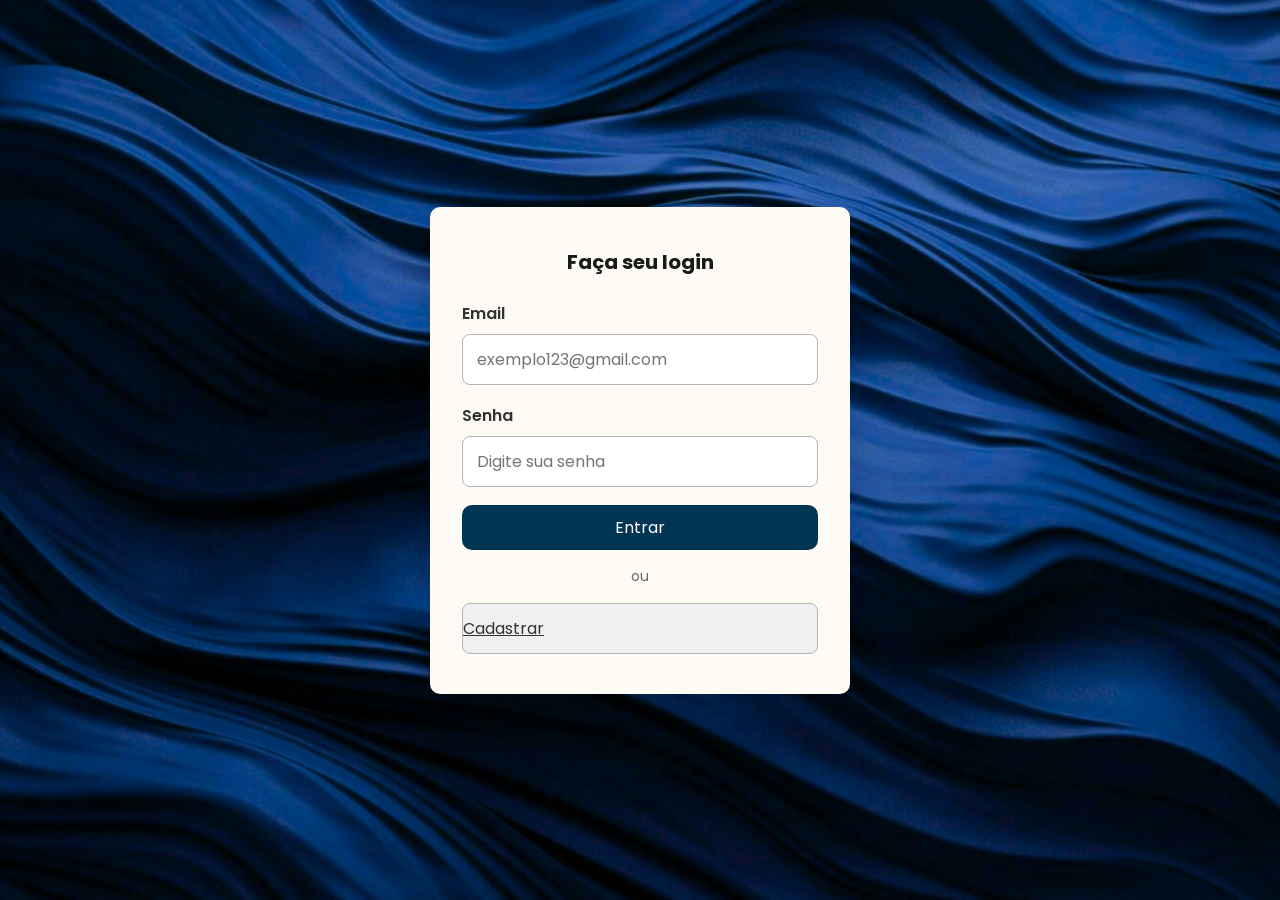
<file: FrontEnd/index.html>
<!DOCTYPE html>
<html lang="pt-br">

<head>
    <meta charset="UTF-8">
    <meta name="viewport" content="width=device-width, initial-scale=1.0">
    <title>Login</title>
    <link rel="stylesheet" href="style.css">
    <link rel="stylesheet" href="fonte.css">
</head>

<body>
    
    <main class="login-container">
        <form id="login-form">
            <h1>Faça seu login</h1>

            <div class="input-box">
                <label for="email">Email</label>
                <input id="email" name="email" type="email" placeholder="exemplo123@gmail.com" required>
            </div>

            <div class="input-box">
                <label for="password">Senha</label>
                <input id="password" name="password" type="password" placeholder="Digite sua senha" required>
            </div>

            <div class="actions-row">
                <button type="submit" class="btn btn-primary">Entrar</button>
            </div>
            <p class="ou">ou</p>
            <div class="actions-row">
                <a href="cadastro.html" class="btn btn-secondary">Cadastrar</a>
            </div>
        </form>

        
    </main>
    <script src="api.js"></script>
    <script src="script.js"></script>
</body>

</html>
</file>
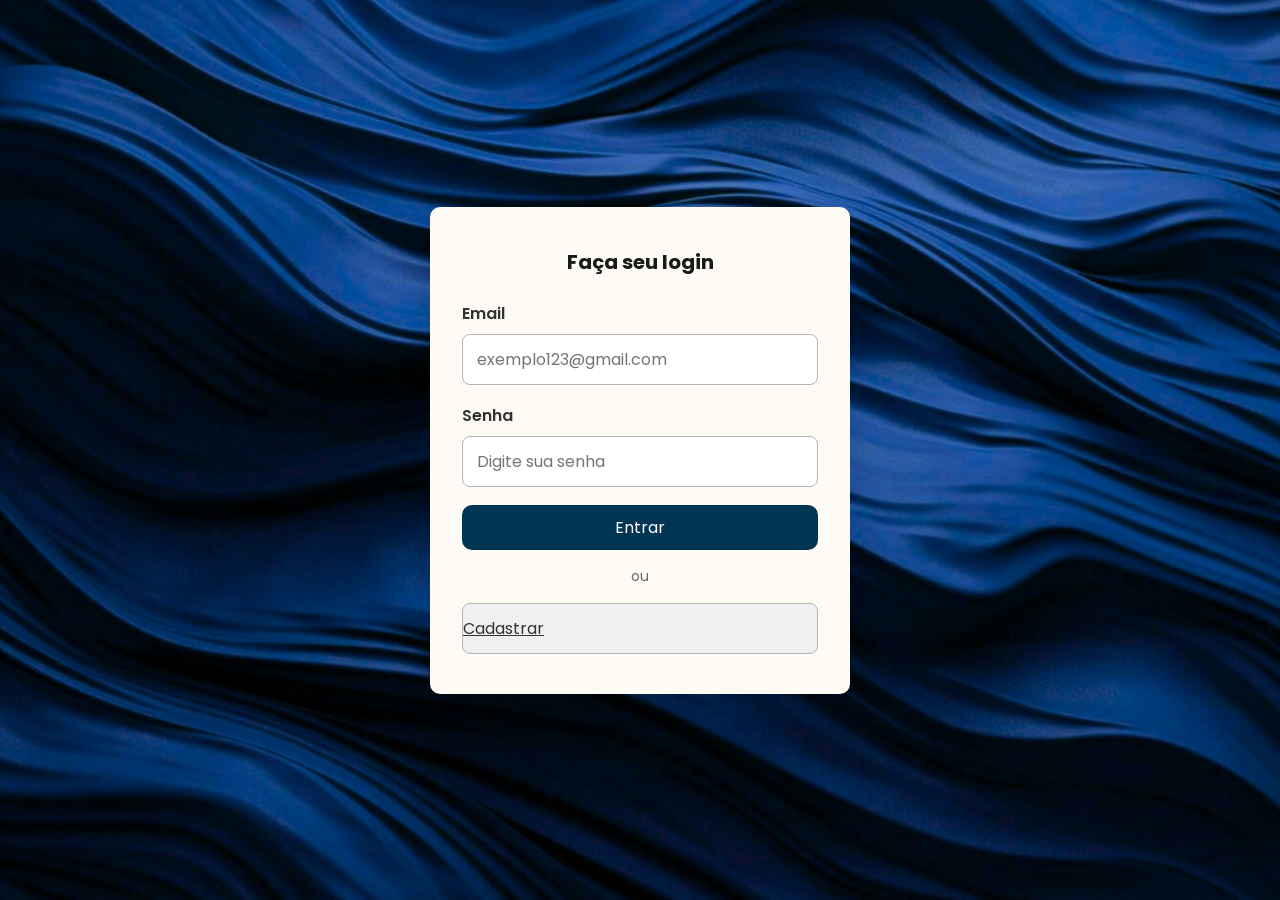
<file: FrontEnd/cadastrarProdutos.html>
<!DOCTYPE html>
<html lang="pt-BR">

<head>
    <meta charset="UTF-8">
    <meta name="viewport" content="width=device-width, initial-scale=1.0">
    <title>Cadastrar produto | Prazo Certo</title>
    <link rel="preconnect" href="https://fonts.googleapis.com">
    <link rel="preconnect" href="https://fonts.gstatic.com" crossorigin>
    <link
        href="https://fonts.googleapis.com/css2?family=DM+Sans:wght@400;500;600;700&family=Outfit:wght@600;700&display=swap"
        rel="stylesheet">
    <link rel="stylesheet" href="https://cdn.jsdelivr.net/npm/bootstrap-icons@1.13.1/font/bootstrap-icons.min.css">
    <link rel="stylesheet" href="cadastrarProdutos.css">
    <link rel="stylesheet" href="fonte.css">
    <link rel="stylesheet" href="navegacao.css">
</head>

<body>
    <aside class="sidebar">
        <h1>PrazoCerto</h1>
        <nav><a href="dashboard.html"><i class="bi bi-house-fill"></i>Dashboard</a><a href="calendario.html"><i
                    class="bi bi-calendar3"></i>Calendário</a><a class="ativo" href="estoque.html"><i
                    class="bi bi-box-seam"></i>Estoque</a><a href="PctPromocionais.html"><i
                    class="bi bi-boxes"></i>Pacotes promocionais</a><a href="config.html"><i
                    class="bi bi-gear"></i>Configurações</a></nav>
        <div class="usuario"><i class="bi bi-person-circle"></i><span>Usuário</span><i class="bi bi-chevron-down"></i></div>
    </aside>
    <main>
        <header class="topo">
            <div>
                <h1>Cadastrar produto</h1>
            </div>
        </header>
        <section class="conteudo" aria-labelledby="titulo-formulario">
            <div class="intro">
                <div>
                    <h2 id="titulo-formulario">Novo item no estoque</h2>
                    <p>Informe os dados do produto para adicioná-lo ao estoque.</p>
                </div>
            </div>
            <form id="formProduto" novalidate>
                <div class="formulario">
                    <div class="campos">
                        <div class="campo">
                            <label for="nomeProduto">Nome do produto <b>*</b></label>
                            <div class="input-com-icone"><input id="nomeProduto" name="nome" type="text"
                                    placeholder="Ex.: Iogurte natural" maxlength="80" required autocomplete="off"></div>
                            <small class="erro"></small>
                        </div>
                        <div class="campo">
                            <label for="codigoProduto">Código do produto <b>*</b></label>
                            <div class="input-com-icone"><input id="codigoProduto" type="text" maxlength="60" placeholder="Ex.: IOG-001" required></div>
                            <small class="erro"></small>
                        </div>
                        <div class="campo">
                            <label for="descricaoProduto">Descrição</label>
                            <div class="input-com-icone"><input id="descricaoProduto" type="text" maxlength="255" placeholder="Detalhes opcionais"></div>
                            <small class="erro"></small>
                        </div>
                        <div class="campo">
                            <label for="dataFabricacao">Data de fabricação <b>*</b></label>
                            <div class="input-com-icone"><input id="dataFabricacao" type="date" required></div>
                            <small class="erro"></small>
                        </div>
                        <div class="campo">
                            <label for="validadeProduto">Data de validade <b>*</b></label>
                            <div class="input-com-icone"><input id="validadeProduto" name="validade" type="date"
                                    required></div>
                            <small class="erro"></small>
                        </div>
                        <div class="campo">
                            <label for="valorProduto">Valor do produto <b>*</b></label>
                            <div class="input-com-icone"><input id="valorProduto" name="valor" type="number" min="0.01"
                                    step="0.01" placeholder="Ex.: 5,50" required></div>
                            <small class="erro"></small>
                        </div>
                        <div class="campo">
                            <label for="categoriaProduto">Categoria do produto <b>*</b></label>
                            <div class="input-com-icone"><select id="categoriaProduto" required><option value="">Carregando categorias...</option></select></div>
                            <small class="erro"></small>
                        </div>
                        <div class="campo">
                            <label for="quantidadeProduto">Quantidade do produto <b>*</b></label>
                            <div class="input-com-icone"><input id="quantidadeProduto" type="number" min="1" step="1" placeholder="Ex.: 10" required></div>
                            <small class="erro"></small>
                        </div>
                    </div>
                </div>
                <div class="acoes"><a class="btn-cancelar" href="estoque.html">Cancelar</a><button class="btn-salvar"
                        type="submit"> Cadastrar produto</button></div>
            </form>
        </section>
    </main>
    <div class="toast" id="toast" role="status" aria-live="polite"><i class="bi bi-check-circle-fill"></i><span>Produto
            cadastrado com sucesso!</span></div>
    <script src="api.js"></script>
    <script src="cadastrarProdutos.js"></script>
</body>

</html>
</file>
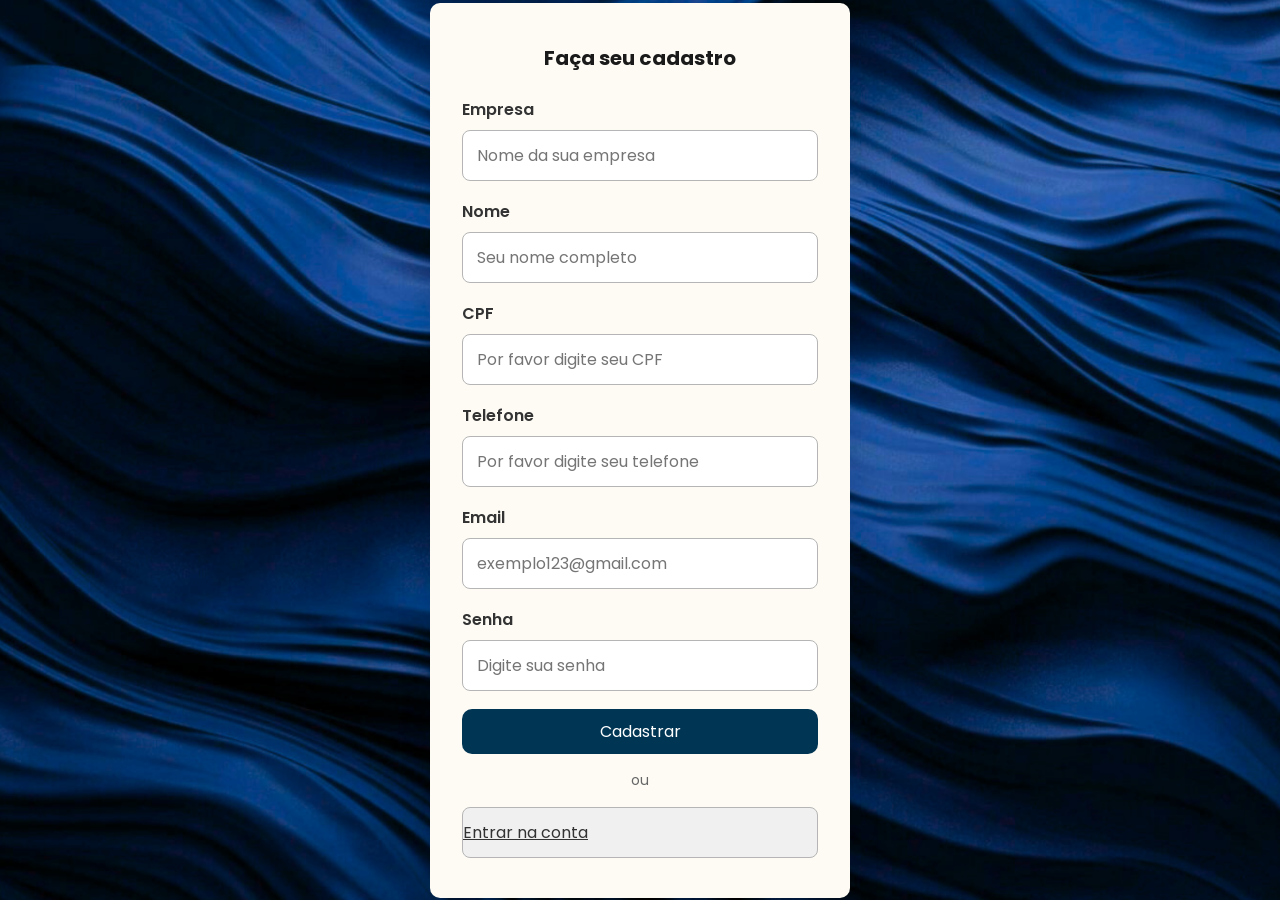
<file: FrontEnd/cadastro.html>
<!DOCTYPE html>
<html lang="pt-br">

<head>
    <meta charset="UTF-8">
    <meta name="viewport" content="width=device-width, initial-scale=1.0">
    <title>Cadastro</title>
    <link rel="stylesheet" href="cadastro.css">
    <link rel="stylesheet" href="fonte.css">
</head>

<body>

    <main class="cadastro-container">
        <form id="cadastro-container">
            <h1>Faça seu cadastro</h1>

            <div class="input-box">
                <label for="empresa">Empresa</label>
                <input id="empresa" name="empresa" type="text" placeholder="Nome da sua empresa" required>
            </div>

            <div class="input-box">
                <label for="nome">Nome</label>
                <input id="responsavel" name="nome" type="text" placeholder="Seu nome completo" required>
            </div>

            <div class="input-box">
                <label for="cpf">CPF</label>
                <input type="tel" placeholder="Por favor digite seu CPF" id="cpf"  oninput=mascara_cpf() maxlength="14">
            </div>

            <div class="input-box">
                <label for="telefone">Telefone</label>
                <input type="tel" placeholder="Por favor digite seu telefone" id="telefone"  oninput=mascara_telefone() maxlength="14">
            </div>

            <div class="input-box">
                <label for="email">Email</label>
                <input id="email" name="email" type="email" placeholder="exemplo123@gmail.com" required>
            </div>

            <div class="input-box">
                <label for="password">Senha</label>
                <input id="senha" name="password" type="password" placeholder="Digite sua senha" required>
            </div>


            <div class="actions-row">
                <button type="submit" class="btn btn-primary">Cadastrar</button>
            </div>
            <p class="ou">ou</p>
            <div class="actions-row">
                <a href="index.html" class="btn btn-secondary">Entrar na conta</a>
            </div>
        </form>
    </main>
    <script src="api.js"></script>
    <script src="cadastro.js"></script>
</body>

</html>
</file>
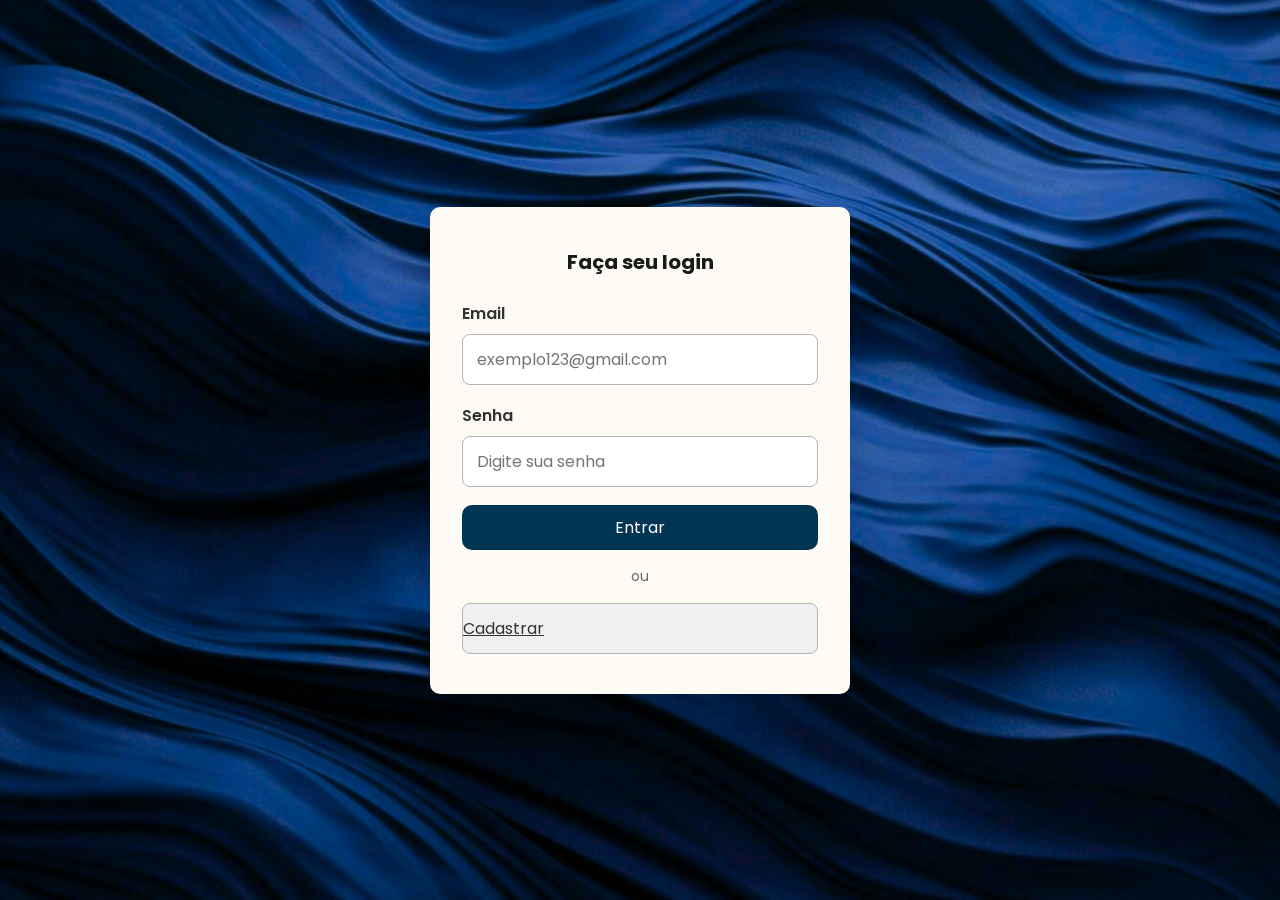
<file: FrontEnd/calendario.html>
<!doctype html>
<html lang="pt-BR">

<head>
    <meta charset="utf-8">
    <meta name="viewport" content="width=device-width,initial-scale=1">
    <title>Calendário | Prazo Certo</title>
    <link rel="preconnect" href="https://fonts.googleapis.com">
    <link rel="preconnect" href="https://fonts.gstatic.com" crossorigin>
    <link
        href="https://fonts.googleapis.com/css2?family=Manrope:wght@500;600;700&family=Poppins:wght@400;500;600&display=swap"
        rel="stylesheet">
    <link rel="stylesheet" href="https://cdn.jsdelivr.net/npm/bootstrap-icons@1.13.1/font/bootstrap-icons.min.css">
    <link rel="stylesheet" href="calendario.css">
    <link rel="stylesheet" href="fonte.css">
    <link rel="stylesheet" href="navegacao.css">
</head>

<body>
    <aside class="sidebar">
        <h1>PrazoCerto</h1>
        <nav><a href="dashboard.html"><i class="bi bi-house-fill"></i>Dashboard</a><a class="ativo"
                href="calendario.html"><i class="bi bi-calendar3"></i>Calendário</a><a href="estoque.html"><i
                    class="bi bi-box-seam"></i>Estoque</a><a href="PctPromocionais.html"><i
                    class="bi bi-boxes"></i>Pacotes promocionais</a><a href="config.html"><i
                    class="bi bi-gear"></i>Configurações</a></nav>
        <div class="usuario"><i class="bi bi-person-circle"></i><span>Usuário</span><i class="bi bi-chevron-down"></i></div>
    </aside>
    <main>
        <div class="mes"><button id="anterior" aria-label="Mês anterior"><i class="bi bi-chevron-left"></i></button>
            <h2 id="tituloMes"></h2><button id="proximo" aria-label="Próximo mês"><i
                    class="bi bi-chevron-right"></i></button>
        </div>
        <section class="calendario">
            <div class="semana">
                <span>DOM</span><span>SEG</span><span>TER</span><span>QUA</span><span>QUI</span><span>SEX</span><span>SÁB</span>
            </div>
            <div id="dias" class="dias"></div>
        </section>
    </main>
    <script src="api.js"></script>
    <script src="calendario.js"></script>
</body>

</html>
</file>
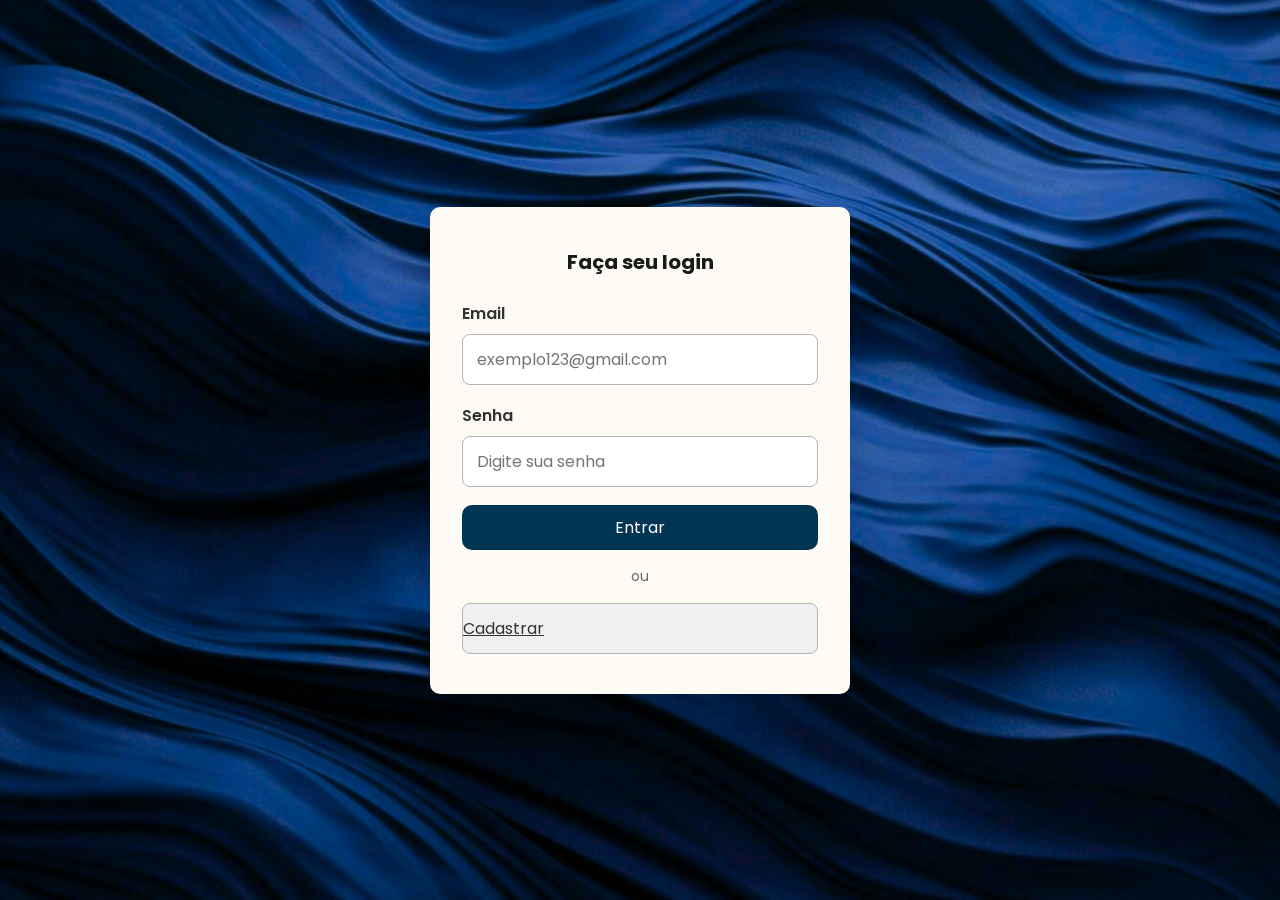
<file: FrontEnd/config.html>
<!DOCTYPE html>
<html lang="en">

<head>
    <meta charset="UTF-8">
    <meta name="viewport" content="width=device-width, initial-scale=1.0">
    <title>Pacotes Promocionais</title>
    <link rel="preconnect" href="https://fonts.googleapis.com">
    <link rel="preconnect" href="https://fonts.gstatic.com" crossorigin>
    <link href="https://fonts.googleapis.com/css2?family=Poppins:wght@400;500;600;700&display=swap" rel="stylesheet">
    <link rel="stylesheet" href="config.css">
    <link rel="stylesheet" href="https://cdn.jsdelivr.net/npm/bootstrap-icons@1.13.1/font/bootstrap-icons.min.css">
    <link rel="stylesheet" href="fonte.css">
    <link rel="stylesheet" href="navegacao.css">
</head>

<body>
    <aside class="sidebar">
        <h1>PrazoCerto</h1>
        <nav><a href="dashboard.html"><i class="bi bi-house-fill"></i>Dashboard</a><a href="calendario.html"><i
                    class="bi bi-calendar3"></i>Calendário</a><a href="estoque.html"><i
                    class="bi bi-box-seam"></i>Estoque</a><a href="PctPromocionais.html"><i
                    class="bi bi-boxes"></i>Pacotes promocionais</a><a class="ativo" href="config.html"><i
                    class="bi bi-gear"></i>Configurações</a></nav>
        <div class="usuario"><i class="bi bi-person-circle"></i><span>Usuário</span><i class="bi bi-chevron-down"></i></div>
    </aside>

    <main class="main">

        <section class="topo">

            <div>
                <h1>Configurações</h1>
                <p>Personalize o sistema de acordo com as necessidades da sua loja</p>
            </div>


        </section>

        <section class="configuracoes">

            <div class="menu-config">
                <button class="aba ativa" onclick="abrirAba('geral',this)">Geral</button>
                <button class="aba" onclick="abrirAba('notificacoes',this)">Notificações</button>
                <button class="aba" onclick="abrirAba('categorias',this)">Categorias</button>
                <button class="aba" onclick="abrirAba('seguranca',this)">Segurança</button>
                <button class="aba" onclick="abrirAba('usuario',this)">Usuário</button>
            </div>

            <div class="conteudo-config">

                <!-- geral -->

                <section id="geral" class="pagina ativo">

                    <div class="card">

                        <div class="card-topo">
                            <div>
                                <h2>Informações da loja</h2>
                                <p>Dados básicos da sua loja</p>
                            </div>
                            <button class="btnEditar" onclick="editarLoja(this)">Editar</button>
                        </div>

                        <div class="linha">
                            <div class="campo">
                                <label>Nome da loja</label>
                                <input type="text" id="nomeLoja" disabled>
                            </div>
                            <div class="campo">
                                <label>E-mail da loja</label>
                                <input type="email" id="emailLoja" disabled>
                            </div>
                        </div>

                        <div class="linha">
                            <div class="campo">
                                <label>Telefone</label>
                                <input type="text" id="telefoneLoja" disabled>
                            </div>
                        </div>

                    </div>

                    <div class="card">

                        <div class="card-topo">
                            <div>
                                <h2>Outras configurações</h2>
                            </div>
                        </div>

                        <div class="itemSwitch">
                            <div>
                                <h4> Notificações por e-mail (próxima fase)</h4>
                                <p>Integração de e-mail ainda não implementada.</p>
                            </div>
                            <label class="switch-wrap">
                                <input type="checkbox" id="emailNotif" disabled>
                                <span class="slider"></span>
                            </label>
                        </div>
                    </div>

                </section>

                <section id="categorias" class="pagina">
                    <div class="card">
                        <div class="card-topo"><div><h2>Categorias de produtos</h2><p>Cadastre e organize as categorias usadas no estoque.</p></div></div>
                        <div class="linha">
                            <div class="campo"><label>Nome</label><input id="novaCategoria" maxlength="80" placeholder="Ex.: Congelados"></div>
                            <div class="campo"><label>Descrição</label><input id="descricaoCategoria" maxlength="255" placeholder="Descrição opcional"></div>
                        </div>
                        <button id="adicionarCategoria" class="btnSalvarSenha" type="button">Adicionar categoria</button>
                        <p id="statusCategoria" class="status-categoria" role="status" aria-live="polite"></p>
                        <div id="listaCategorias"></div>
                    </div>
                </section>

                <!-- noti -->

                <section id="notificacoes" class="pagina">

                    <div class="card">

                        <div class="itemSwitch">
                            <div>
                                <h4> Vencimentos próximos</h4>
                                <p>Receba alertas sobre produtos próximos do vencimento.</p>
                            </div>
                            <label class="switch-wrap">
                                <input type="checkbox" id="notifValidade">
                                <span class="slider"></span>
                            </label>
                        </div>

                    </div>

                </section>

                <!-- segurança -->

                <section id="seguranca" class="pagina">

                    <div class="card">

                        <div class="card-topo">
                            <div>
                                <h2>Alterar senha</h2>
                                <p>Crie uma nova senha para sua conta</p>
                            </div>
                        </div>

                        <div class="linha">
                            <div class="campo">
                                <label>Senha atual</label>
                                <input type="password" id="senhaAtual" placeholder="Digite sua senha atual">
                            </div>
                        </div>

                        <div class="linha">
                            <div class="campo">
                                <label>Nova senha</label>
                                <input type="password" id="senhaNova" placeholder="Mínimo 6 caracteres">
                            </div>
                            <div class="campo">
                                <label>Confirmar nova senha</label>
                                <input type="password" id="senhaConfirmar" placeholder="Repita a nova senha">
                            </div>
                        </div>

                        <button class="btnSalvarSenha" onclick="alterarSenha()">Salvar nova senha</button>

                    </div>

                </section>

                <!-- usuario -->

                <section id="usuario" class="pagina">

                    <div class="card">

                        <div class="card-topo">
                            <div>
                                <h2>Informações do usuário</h2>
                                <p>Dados básicos do usuário</p>
                            </div>
                            <button class="btnEditar" onclick="editarUsuario(this)">Editar</button>
                        </div>

                        <div class="linha">
                            <div class="campo">
                                <label>Nome completo</label>
                                <input type="text" id="nomeUsuario" disabled>
                            </div>
                            <div class="campo">
                                <label>E-mail</label>
                                <input type="email" id="emailUsuario" disabled>
                            </div>
                        </div>

                        <div class="linha">
                            <div class="campo">
                                <label>Nome da empresa</label>
                                <input type="text" id="empresaUsuario" disabled>
                            </div>
                            <div class="campo">
                                <label>Telefone</label>
                                <input type="text" id="telefoneUsuario" disabled>
                            </div>
                        </div>

                        <div class="linha">
                            <div class="campo">
                                <label>Cargo</label>
                                <input type="text" id="cargoUsuario" disabled>
                            </div>
                            <div class="campo">
                                <label>CPF</label>
                                <input type="text" id="cpfUsuario" disabled>
                            </div>
                        </div>

                    </div>

                    <div class="card">

                        <div class="card-topo">
                            <div>
                                <h2>Ações da conta</h2>
                            </div>
                        </div>

                        <div class="itemAcao">
                            <div>
                                <h4> Alterar conta</h4>
                                <p>Após concluir essa ação você estará alterando de conta.</p>
                            </div>
                            <button class="btnAcao" onclick="trocarConta()">Alterar conta</button>
                        </div>

                        <div class="itemAcao">
                            <div>
                                <h4> Sair da conta</h4>
                                <p>Após concluir essa ação você será desconectado da sua conta.</p>
                            </div>
                            <button class="btnAcao btnPerigo" onclick="sairConta()">Sair da conta</button>
                        </div>

                        <div class="itemAcao">
                            <div>
                                <h4> Excluir conta</h4>
                                <p>Essa ação não pode ser desfeita. Todos os dados serão removidos permanentemente.</p>
                            </div>
                            <button class="btnAcao btnPerigo" onclick="excluirConta()">Excluir conta</button>
                        </div>

                    </div>

                </section>

            </div>

        </section>

    </main>

    <script src="api.js"></script>
    <script src="config.js"></script>

</body>

</html>
</file>
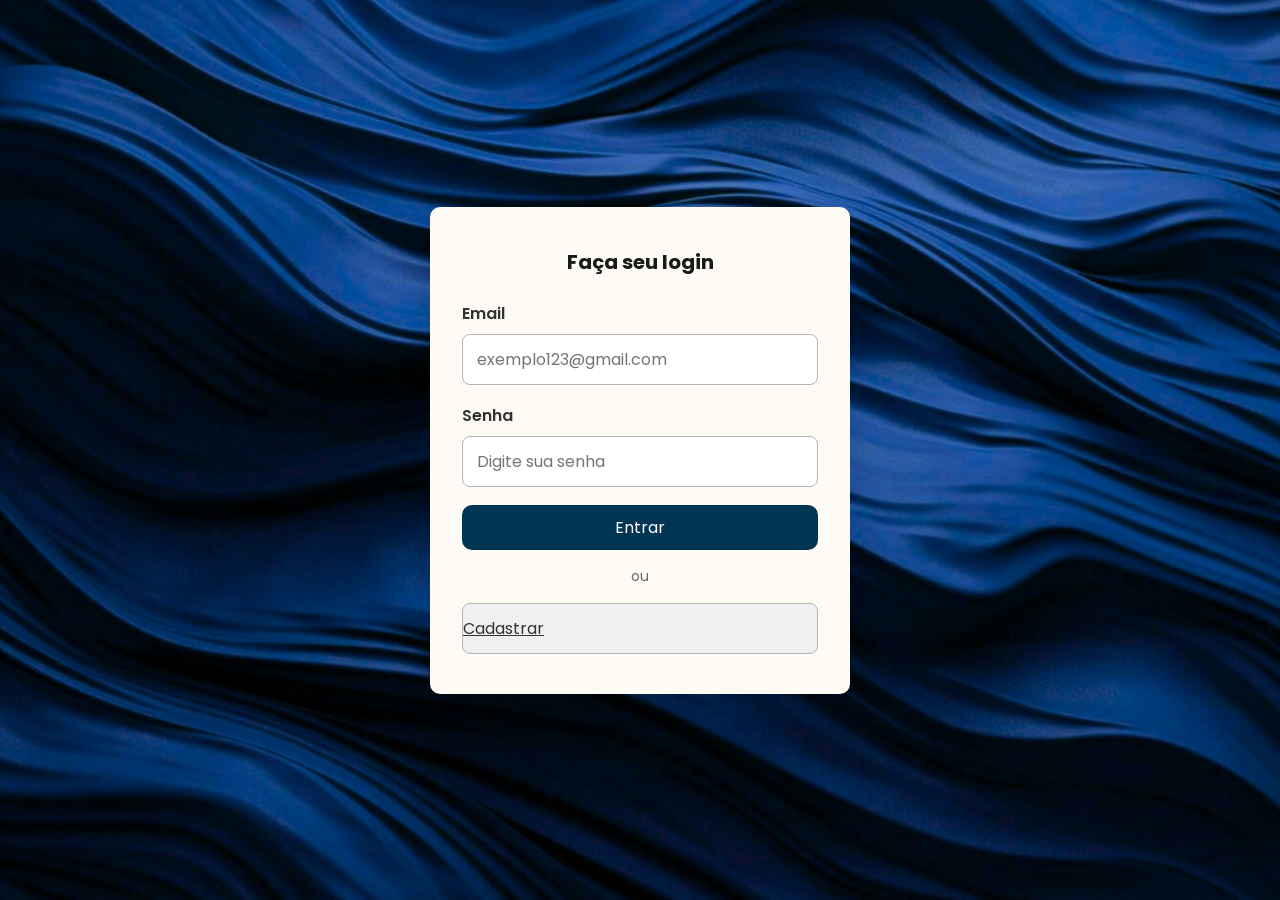
<file: FrontEnd/dashboard.html>
<!DOCTYPE html>
<html lang="en">

<head>
    <meta charset="UTF-8">
    <meta name="viewport" content="width=device-width, initial-scale=1.0">
    <title> Dashboard </title>
    <link rel="stylesheet" href="dashboard.css">
    <link rel="stylesheet" href="https://cdn.jsdelivr.net/npm/bootstrap-icons@1.13.1/font/bootstrap-icons.min.css">
    <link rel="stylesheet" href="fonte.css">
    <link rel="stylesheet" href="navegacao.css">
</head>

<body>

    <aside class="sidebar">
        <h1>PrazoCerto</h1>
        <nav><a class="ativo" href="dashboard.html"><i class="bi bi-house-fill"></i>Dashboard</a><a
                href="calendario.html"><i class="bi bi-calendar3"></i>Calendário</a><a href="estoque.html"><i
                    class="bi bi-box-seam"></i>Estoque</a><a href="PctPromocionais.html"><i
                    class="bi bi-boxes"></i>Pacotes promocionais</a><a href="config.html"><i
                    class="bi bi-gear"></i>Configurações</a></nav>
        <div class="usuario"><i class="bi bi-person-circle"></i><span>Usuário</span><i class="bi bi-chevron-down"></i></div>
    </aside>



    <main class="topo">
        <div>
            <h1>Dashboard</h1>
            <p>Visualize um resumo do estoque e acompanhe seus produtos.</p>
        </div>
    </main>

    <section class="cards-dashboard">

        <section class="card-info">

            <div class="texto-card">
                <span class="titulo-card">Perda evitada (mês)</span>
                <h2 id="valorSalvo">R$0,00</h2>
                <small class="positivo"><svg class="seta-indicador" viewBox="0 0 24 24" aria-hidden="true"><path d="M12 19V5M6 11l6-6 6 6"/></svg>0% mês passado</small>
            </div>
        </section>

        <section class="card-info">
            <div class="texto-card">
                <span class="titulo-card">Produtos salvos</span>
                <h2 id="quantidadeSalvos">0</h2>
                <small class="positivo"><svg class="seta-indicador" viewBox="0 0 24 24" aria-hidden="true"><path d="M12 19V5M6 11l6-6 6 6"/></svg>0% mês passado</small>
            </div>
        </section>

        <section class="card-info">

            <div class="texto-card">
                <span class="titulo-card">Próximos do vencimento</span>
                <h2 id="proximosVencimento">0</h2>
                <small>nos próximos 7 dias</small>
            </div>
        </section>

        <section class="card-info">

            <div class="texto-card">
                <span class="titulo-card">Perda sofrida (mês)</span>
                <h2 id="valorPerdido">R$0,00</h2>
                <small class="negativo"><svg class="seta-indicador" viewBox="0 0 24 24" aria-hidden="true"><path d="M12 5v14M18 13l-6 6-6-6"/></svg>0% mês passado</small>
            </div>
        </section>

        <section class="card-info">

            <div class="texto-card">
                <span class="titulo-card">Produtos perdidos</span>
                <h2 id="quantidadePerdidos">0</h2>
                <small class="negativo"><svg class="seta-indicador" viewBox="0 0 24 24" aria-hidden="true"><path d="M12 5v14M18 13l-6 6-6-6"/></svg>0% mês passado</small>
            </div>
        </section>

        <section class="card-info">

            <div class="texto-card">
                <span class="titulo-card">Itens em estoque</span>
                <h2 id="totalProdutos">0</h2>
                <small>quantidade atual</small>
            </div>
        </section>

    </section>
    <script src="api.js"></script>
    <script src="dashboard.js"></script>

</body>

</html>
</file>
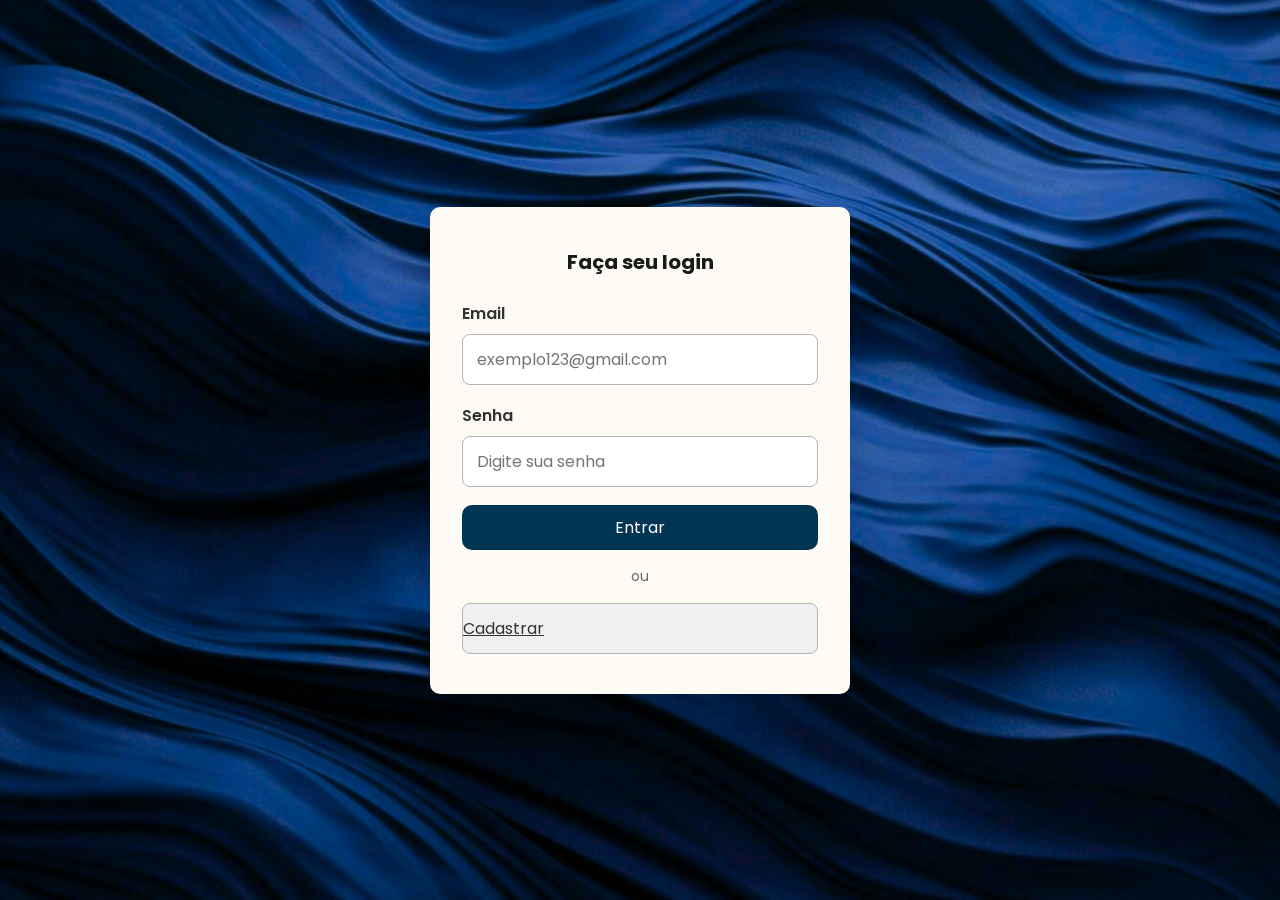
<file: FrontEnd/estoque.html>
<!doctype html>
<html lang="pt-BR">

<head>
    <meta charset="utf-8">
    <meta name="viewport" content="width=device-width,initial-scale=1">
    <title>Estoque | Prazo Certo</title>
    <link rel="preconnect" href="https://fonts.googleapis.com">
    <link rel="preconnect" href="https://fonts.gstatic.com" crossorigin>
    <link href="https://fonts.googleapis.com/css2?family=Poppins:wght@400;500;600;700&display=swap" rel="stylesheet">
    <link rel="stylesheet" href="https://cdn.jsdelivr.net/npm/bootstrap-icons@1.13.1/font/bootstrap-icons.min.css">
    <link rel="stylesheet" href="estoque.css">
    <link rel="stylesheet" href="fonte.css">
    <link rel="stylesheet" href="navegacao.css">
</head>

<body>
    <aside class="sidebar">
        <h1>PrazoCerto</h1>
        <nav><a href="dashboard.html"><i class="bi bi-house-fill"></i>Dashboard</a><a href="calendario.html"><i
                    class="bi bi-calendar3"></i>Calendário</a><a class="ativo" href="estoque.html"><i
                    class="bi bi-box-seam"></i>Estoque</a><a href="PctPromocionais.html"><i
                    class="bi bi-boxes"></i>Pacotes promocionais</a><a href="config.html"><i
                    class="bi bi-gear"></i>Configurações</a></nav>
        <div class="usuario"><i class="bi bi-person-circle"></i><span>Usuário</span><i class="bi bi-chevron-down"></i></div>
    </aside>
    <main>
        <div class="topo-estoque"><label class="busca"><i class="bi bi-search"></i><input id="busca"
                    placeholder="Pesquise no estoque"></label><a class="btn-cadastrar" href="cadastrarProdutos.html">
                Cadastrar produto</a><a class="btn-cadastrar" href="validarSaida.html">Registrar saída</a></div><select id="filtro">
            <option value="proximo">Validade mais próxima</option>
            <option value="distante">Validade mais distante</option>
        </select>
        <section id="lista" class="lista"></section>
    </main>
    <div id="janelaEdicao" class="janela-edicao">
        <form id="formEdicao" class="form-edicao">
            <h2>Alterar produto</h2><input id="editarId" type="hidden">
            <label>Nome<input id="editarNome" required></label>
            <label>Quantidade<input id="editarQuantidade" type="number" min="1" required></label>
            <label>Validade<input id="editarValidade" type="date" required></label>
            <div><button id="cancelarEdicao" class="cancelar-edicao" type="button">Cancelar</button><button class="salvar-edicao" type="submit">Salvar</button></div>
        </form>
    </div>
    <script src="api.js"></script>
    <script src="estoque.js"></script>
</body>

</html>
</file>
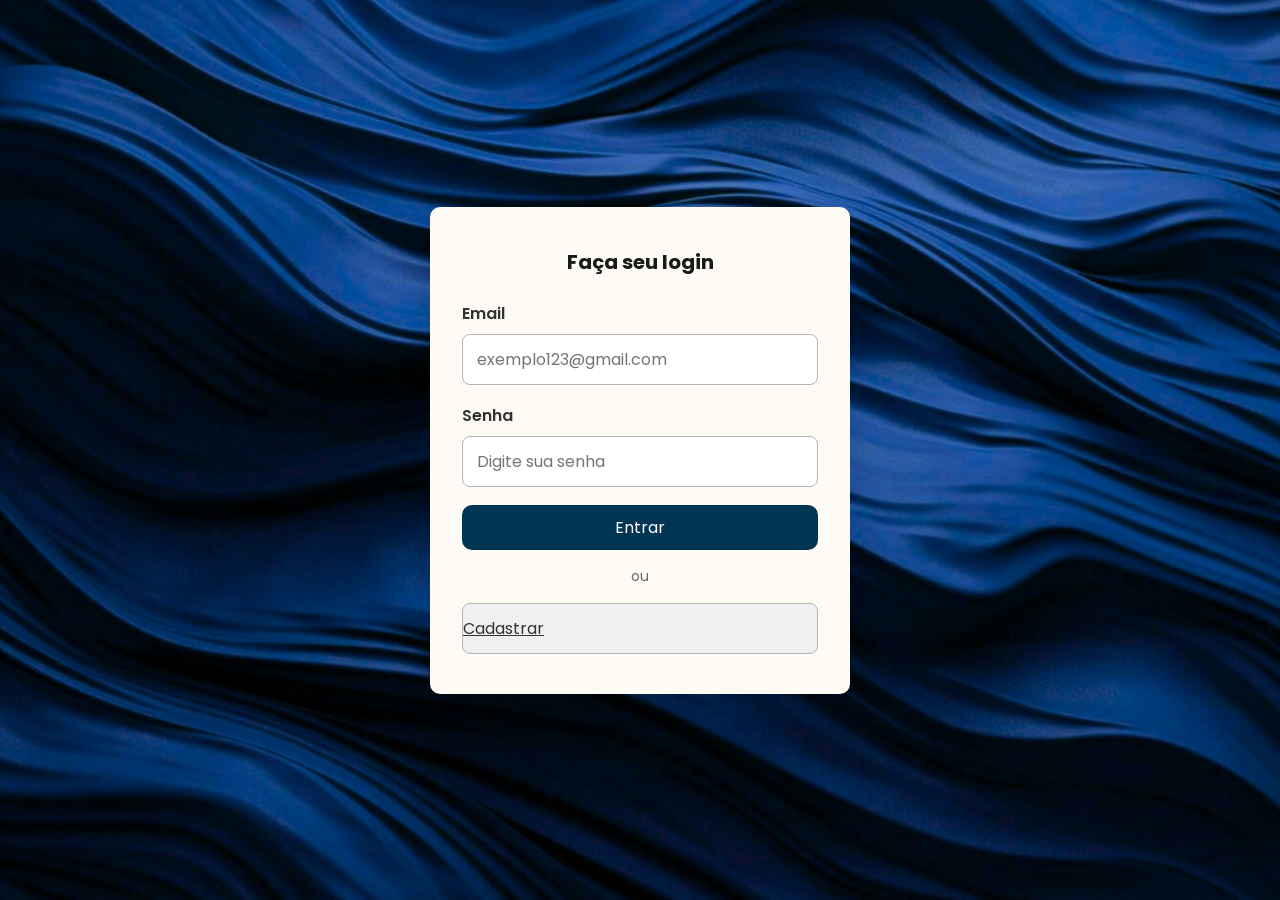
<file: FrontEnd/PctPromocionais.html>
<!DOCTYPE html>
<html lang="en">

<head>
    <meta charset="UTF-8">
    <meta name="viewport" content="width=device-width, initial-scale=1.0">
    <title>Pacotes Promocionais</title>
    <link rel="stylesheet" href="PctPromocionais.css">
    <link rel="stylesheet" href="https://cdn.jsdelivr.net/npm/bootstrap-icons@1.13.1/font/bootstrap-icons.min.css">
    <link rel="stylesheet" href="fonte.css">
    <link rel="stylesheet" href="navegacao.css">
</head>
<main class="main">

    <body>

        <aside class="sidebar">
            <h1>PrazoCerto</h1>
            <nav><a href="dashboard.html"><i class="bi bi-house-fill"></i>Dashboard</a><a href="calendario.html"><i
                        class="bi bi-calendar3"></i>Calendário</a><a href="estoque.html"><i
                        class="bi bi-box-seam"></i>Estoque</a><a class="ativo" href="PctPromocionais.html"><i
                        class="bi bi-boxes"></i>Pacotes promocionais</a><a href="config.html"><i
                        class="bi bi-gear"></i>Configurações</a></nav>
            <div class="usuario"><i class="bi bi-person-circle"></i><span>Usuário</span><i class="bi bi-chevron-down"></i></div>
        </aside>
        <section class="topo">

            <div>
                <h1>Pacotes Promocionais</h1>
                <p>Crie pacotes promocionais para aumentar as vendas da sua loja</p>
            </div>

        </section>
        <section id="listaPacotes" class="lista-pacotes">
            <p>Carregando sugestões...</p>
        </section>
</main>
<script src="api.js"></script>
<script src="notificacoes.js"></script>
</body>

</html>
</file>
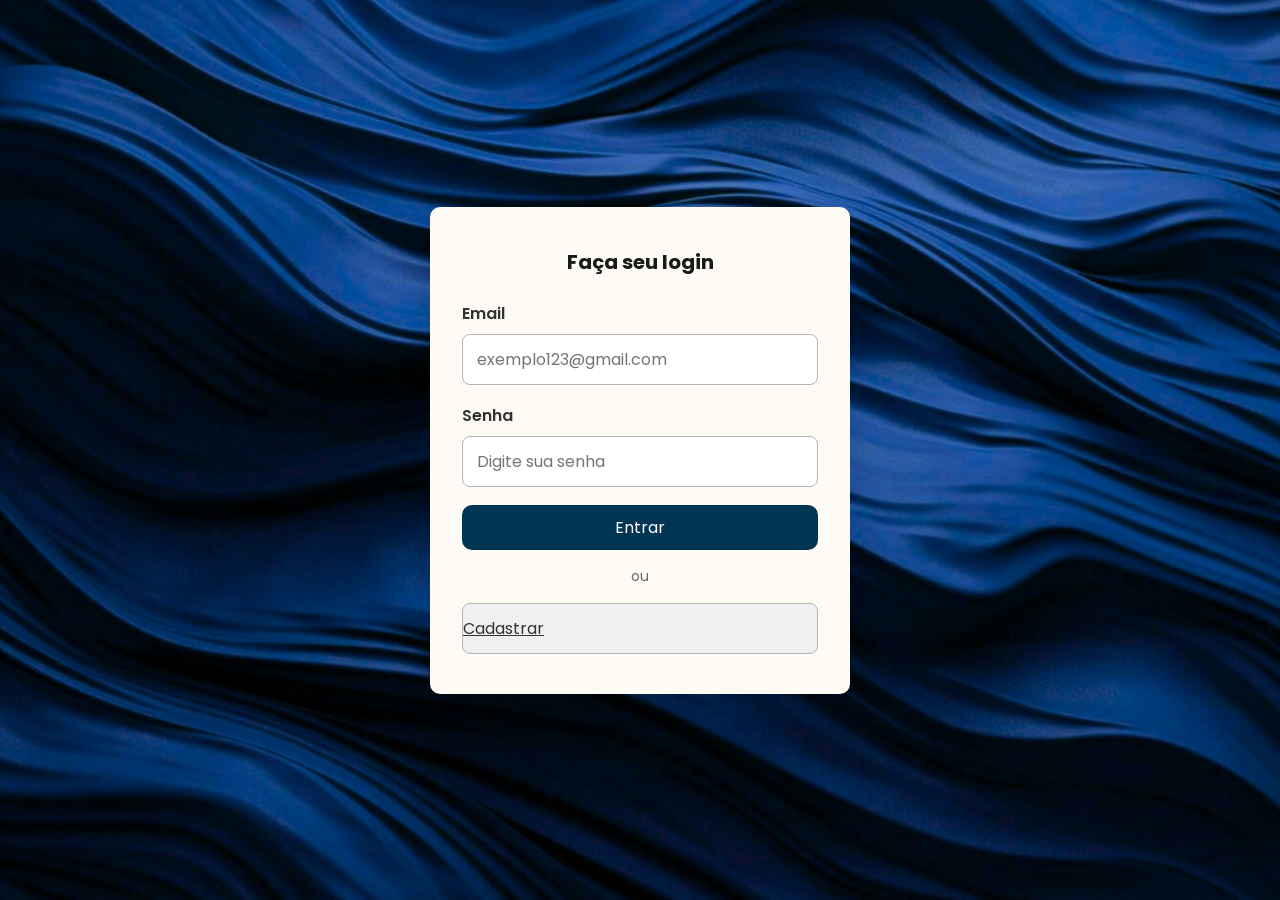
<file: FrontEnd/validarSaida.html>
<!DOCTYPE html>
<html lang="pt-BR">

<head>
    <meta charset="UTF-8">
    <meta name="viewport" content="width=device-width, initial-scale=1.0">
    <title>Validar saída | Prazo Certo</title>
    <link rel="preconnect" href="https://fonts.googleapis.com">
    <link rel="preconnect" href="https://fonts.gstatic.com" crossorigin>
    <link href="https://fonts.googleapis.com/css2?family=Poppins:wght@400;500;600;700&display=swap" rel="stylesheet">
    <link rel="stylesheet" href="https://cdn.jsdelivr.net/npm/bootstrap-icons@1.13.1/font/bootstrap-icons.min.css">
    <link rel="stylesheet" href="cadastrarProdutos.css">
    <link rel="stylesheet" href="validarSaida.css">
    <link rel="stylesheet" href="navegacao.css">
</head>

<body>
    <aside class="sidebar">
        <h1>PrazoCerto</h1>
        <nav><a href="dashboard.html"><i class="bi bi-house-fill"></i>Dashboard</a><a href="calendario.html"><i
                    class="bi bi-calendar3"></i>Calendário</a><a class="ativo" href="estoque.html"><i
                    class="bi bi-box-seam"></i>Estoque</a><a href="PctPromocionais.html"><i
                    class="bi bi-boxes"></i>Pacotes promocionais</a><a href="config.html"><i
                    class="bi bi-gear"></i>Configurações</a></nav>
        <div class="usuario"><i class="bi bi-person-circle"></i><span>Usuário</span><i class="bi bi-chevron-down"></i></div>
    </aside>
    <main>
        <header class="topo">
            <div>
                <h1>Validar saída</h1>
            </div>
        </header>
        <section class="conteudo">
            <div class="intro">
                <div>
                    <h2>Saída de produto</h2>
                    <p>Informe se o produto saiu dentro do prazo de validade.</p>
                </div>
            </div>
            <form id="formSaida">
                <div class="formulario">
                    <div class="campos">
                        <div class="campo"><label for="produtoSaida">Produto <b>*</b></label>
                            <div class="input-com-icone"><select id="produtoSaida" required>
                                    <option value="">Selecione um produto</option>
                                </select></div><small class="erro"></small>
                        </div>
                        <div class="campo"><label>O produto saiu na validade? <b>*</b></label>
                            <div class="opcoes-validade"><label><input type="radio" name="validade" value="salvo"
                                        required> Sim, saiu na validade</label><label><input type="radio"
                                        name="validade" value="perdido"> Não, foi perdido</label></div><small
                                class="erro"></small>
                        </div>
                        <div class="campo"><label for="quantidadeSaida">Quantidade <b>*</b></label>
                            <div class="input-com-icone"><input id="quantidadeSaida" type="number" min="1" value="1" required></div><small class="erro"></small>
                        </div>
                    </div>
                    <p id="infoProduto" class="info-produto"></p>
                </div>
                <div class="acoes"><a class="btn-cancelar" href="estoque.html">Cancelar</a><button class="btn-salvar"
                        type="submit"> Validar saída</button></div>
            </form>
        </section>
    </main>
    <div class="toast" id="toast"><i class="bi bi-check-circle-fill"></i><span>Saída registrada com sucesso!</span>
    </div>
    <script src="api.js"></script>
    <script src="validarSaida.js"></script>
</body>

</html>
</file>
<file: FrontEnd/style.css>
* {
    margin: 0;
    padding: 0%;
    box-sizing: border-box;
}

body {
    font-family: Arial, sans-serif;
    display: flex;
    justify-content: center;
    align-items: center;
    height: 100vh;
    background: url('TelaDeFundo.png');
    background-size: cover;
    background-position: center;
}


#formulario{
    display: flex;
    justify-content: center;
}
.login-container {
    width: 420px;
    background-color: #FDFBF4;
    border-radius: 10px;
    padding: 40px 32px;
    box-shadow: 0 10px 30px rgba(0, 0, 0, 0.15);
}

.login-container h1 {
    text-align: center;
    margin-bottom: 24px;
    font-size: 20px;
    color: #1a1a1a;
}

.input-box {
    display: flex;
    flex-direction: column;
    gap: 8px;
    margin-bottom: 18px;
}

.input-box label {
    font-weight: 600;
    color: #333;
}

.input-box input {
    width: 100%;
    padding: 12px 14px;
    border: 1px solid #b5b5b5;
    border-radius: 8px;
    font-size: 16px;
}

.actions-row {
    display: flex;
    justify-content: space-between;
    gap: 12px;
    margin-top: 16px;
}

.btn {
    flex: 1;
    border: none;
    border-radius: 8px;
    padding: 12px 0;
    font-size: 1rem;
    cursor: pointer;
}

.btn-primary {
    background-color: #003554;
    color: #ffffff;
}

.ou {
    text-align: center;
    margin: 16px 0;
    font-size: 14px;
    color: #666666;
}

.btn-secondary {
    background-color: #f0f0f0;
    color: #333333;
    border: 1px solid #b5b5b5;
}

button[type="submit"] {
    color: #fff;
    background-color: #003554;
    padding: 10px 100px;
    border-radius: 10px;
}
</file>
<file: FrontEnd/fonte.css>
@import url('https://fonts.googleapis.com/css2?family=Poppins:wght@400;500;600;700&display=swap');

body,
button,
input,
select,
textarea {
  font-family: 'Poppins', Arial, sans-serif !important;
}
</file>
<file: FrontEnd/cadastrarProdutos.css>
:root {
    --azul: #063a58;
    --azul-claro: #0c6287;
    --verde: #39a878;
    --texto: #18354a;
    --muted: #6d8291;
    --linha: #dce6eb;
    --fundo: #f5f8f9;
}

* {
    box-sizing: border-box;
    margin: 0;
}

body {
    min-height: 100vh;
    background: var(--fundo);
    color: var(--texto);
    font-family: "DM Sans", Arial, sans-serif;
}

.menu-lateral {
    background: var(--azul);
    color: #e9f5f8;
    width: 260px;
    min-height: 100vh;
    padding: 30px 16px 24px;
    position: fixed;
    inset: 0 auto 0 0;
    display: flex;
    flex-direction: column;
}

.marca {
    display: flex;
    align-items: center;
    gap: 11px;
    margin: 0 14px 43px;
    color: white;
    text-decoration: none;
    font: 700 23px "Outfit", sans-serif;
    letter-spacing: -.5px;
}

.marca-icone {
    display: grid;
    place-items: center;
    width: 35px;
    height: 35px;
    border-radius: 10px;
    color: var(--azul);
    background: #bce6e1;
    font-size: 19px;
}

nav {
    display: grid;
    gap: 7px;
}

.item-menu {
    color: #bed2dc;
    text-decoration: none;
    min-height: 48px;
    border-radius: 9px;
    display: flex;
    align-items: center;
    gap: 15px;
    padding: 0 14px;
    font-size: 15px;
    font-weight: 500;
    transition: .2s;
}

.item-menu i {
    font-size: 19px;
    width: 20px;
    text-align: center;
}

.item-menu:hover {
    color: white;
    background: #0d4d6d;
}

.ajuda {
    margin: auto 14px 0;
    color: #a7c3d0;
    display: flex;
    gap: 10px;
    font-size: 13px;
    align-items: center;
}

main {
    margin-left: 260px;
    min-height: 100vh;
}

.topo {
    height: 122px;
    background: white;
    border-bottom: 1px solid #e6edef;
    padding: 28px clamp(32px, 5vw, 76px);
    display: flex;
    align-items: center;
    justify-content: space-between;
}

.caminho {
    color: #8093a0;
    font-size: 13px;
    margin-bottom: 7px;
}

.caminho i {
    font-size: 9px;
    margin: 0 8px;
}

h1,
h2 {
    font-family: "Outfit", sans-serif;
}

h1 {
    font-size: 27px;
    letter-spacing: -0.5px;
}

.notificacao {
    border: 0;
    position: relative;
    display: grid;
    place-items: center;
    background: #eff6f7;
    color: var(--azul);
    border-radius: 10px;
    height: 41px;
    width: 41px;
    font-size: 19px;
    cursor: pointer;
}

.notificacao span {
    position: absolute;
    top: -5px;
    right: -5px;
    color: white;
    background: #e55e62;
    border: 2px solid white;
    font: 700 10px Arial;
    min-width: 18px;
    height: 18px;
    padding-top: 2px;
    border-radius: 50%;
}

.conteudo {
    max-width: 1030px;
    margin: 0 auto;
    padding: 52px 42px 46px;
}

.intro {
    display: flex;
    gap: 15px;
    align-items: center;
    margin-bottom: 25px;
}

.intro-icone {
    width: 45px;
    height: 45px;
    border-radius: 12px;
    background: #dbf1eb;
    color: #20845e;
    display: grid;
    place-items: center;
    font-size: 21px;
}

.intro h2 {
    font-size: 21px;
    margin-bottom: 3px;
}

.intro p {
    color: var(--muted);
    font-size: 14px;
}

form {
    background: white;
    border: 1px solid #e4edef;
    border-radius: 15px;
    box-shadow: 0 8px 24px rgba(16, 57, 76, .04);
    overflow: hidden;
}

.formulario {
    padding: 32px;
}

.bloco-foto {
    padding-bottom: 30px;
    border-bottom: 1px solid var(--linha);
}

.cabecalho-campo {
    margin-bottom: 15px;
}

.cabecalho-campo label,
.campo>label {
    font-size: 14px;
    font-weight: 700;
}

.cabecalho-campo label span {
    background: #edf3f5;
    color: #7b8c97;
    padding: 3px 7px;
    font-size: 11px;
    font-weight: 500;
    margin-left: 5px;
    border-radius: 4px;
}

.cabecalho-campo p {
    color: var(--muted);
    font-size: 13px;
    margin-top: 5px;
}

.upload-area {
    width: 100%;
    height: 192px;
    border: 1.5px dashed #aac5d1;
    background: #f9fcfc;
    cursor: pointer;
    border-radius: 10px;
    display: grid;
    place-items: center;
    position: relative;
    overflow: hidden;
    transition: .2s;
}

.upload-area:hover,
.upload-area.arrastando {
    background: #eff8f8;
    border-color: var(--azul-claro);
}

.upload-conteudo {
    display: flex;
    align-items: center;
    flex-direction: column;
    gap: 5px;
    color: #66808d;
    font-size: 12px;
    text-align: center;
}

.upload-conteudo strong {
    font-size: 14px;
    color: #335568;
}

.upload-conteudo em {
    color: var(--azul-claro);
    font-style: normal;
    font-weight: 600;
}

.upload-conteudo small {
    color: #91a2ab;
    font-size: 11px;
    margin-top: 3px;
}

.upload-icone {
    display: grid;
    place-items: center;
    color: var(--azul-claro);
    background: #e1f0f3;
    width: 38px;
    height: 38px;
    border-radius: 50%;
    font-size: 18px;
    margin-bottom: 2px;
}

.upload-area img {
    width: 100%;
    height: 100%;
    object-fit: contain;
    background: #eef3f4;
}

.remover-foto {
    position: absolute;
    top: 10px;
    right: 10px;
    border: 0;
    cursor: pointer;
    width: 30px;
    height: 30px;
    border-radius: 8px;
    background: white;
    color: #d75459;
    box-shadow: 0 2px 8px #17384c33;
}

.campos {
    display: grid;
    grid-template-columns: 1fr 1fr;
    gap: 24px;
    padding-top: 30px;
}

.campo>label {
    display: block;
    margin-bottom: 9px;
}

.campo label b {
    color: #dc5256;
}

.input-com-icone {
    height: 48px;
    border: 1px solid #cddde3;
    border-radius: 8px;
    display: flex;
    align-items: center;
    padding: 0 13px;
    color: #73909f;
    transition: .2s;
}

.input-com-icone:focus-within {
    border-color: var(--azul-claro);
    box-shadow: 0 0 0 3px #0c628717;
}

.input-com-icone i {
    font-size: 17px;
    margin-right: 10px;
}

.input-com-icone input {
    color: var(--texto);
    min-width: 0;
    flex: 1;
    outline: 0;
    border: 0;
    background: transparent;
    font: 14px "DM Sans", sans-serif;
}

.input-com-icone input::placeholder {
    color: #9babb3;
}

.input-com-icone select {
    color: var(--texto);
    min-width: 0;
    flex: 1;
    outline: 0;
    border: 0;
    background: transparent;
    font: 14px "DM Sans", sans-serif;
}

.erro {
    display: block;
    min-height: 16px;
    margin-top: 5px;
    color: #d14a50;
    font-size: 12px;
}

.campo.invalido .input-com-icone {
    border-color: #dc6669;
}

.acoes {
    background: #fbfcfc;
    border-top: 1px solid #e6edef;
    padding: 19px 32px;
    display: flex;
    justify-content: flex-end;
    gap: 12px;
}

.acoes a,
.acoes button {
    height: 43px;
    border-radius: 8px;
    padding: 0 17px;
    font: 600 14px "DM Sans", sans-serif;
    text-decoration: none;
    display: inline-flex;
    align-items: center;
    justify-content: center;
    cursor: pointer;
}

.btn-cancelar {
    color: #55707e;
    border: 1px solid #ccdbe1;
    background: white;
}

.btn-salvar {
    border: 1px solid var(--verde);
    color: white;
    background: var(--verde);
    gap: 7px;
    box-shadow: 0 3px 6px #39a8782d;
}

.btn-salvar:hover {
    background: #2e9266;
}

.toast {
    opacity: 0;
    visibility: hidden;
    transform: translateY(15px);
    transition: .25s;
    position: fixed;
    z-index: 5;
    bottom: 28px;
    right: 28px;
    color: white;
    background: #277d5d;
    border-radius: 9px;
    padding: 13px 18px;
    display: flex;
    gap: 9px;
    box-shadow: 0 8px 18px #12483233;
    font-size: 14px;
}

.toast.visivel {
    opacity: 1;
    visibility: visible;
    transform: translateY(0);
}

@media (max-width: 780px) {
    .menu-lateral {
        width: 66px;
        padding: 20px 8px;
    }

    .marca {
        margin: 0 auto 35px;
    }

    .marca>span:last-child,
    .item-menu span,
    .ajuda span {
        display: none;
    }

    .item-menu {
        justify-content: center;
        padding: 0;
    }

    .ajuda {
        justify-content: center;
        margin-left: 0;
        margin-right: 0;
    }

    main {
        margin-left: 66px;
    }

    .topo {
        padding: 25px 25px;
    }

    .conteudo {
        padding: 36px 25px;
    }

    .campos {
        grid-template-columns: 1fr;
        gap: 7px;
    }
}

@media (max-width: 500px) {
    .menu-lateral {
        display: none;
    }

    main {
        margin-left: 0;
    }

    .topo {
        height: 105px;
    }

    .conteudo {
        padding: 28px 16px;
    }

    .formulario {
        padding: 22px 18px;
    }

    .acoes {
        padding: 16px 18px;
    }

    .acoes>* {
        flex: 1;
    }

    .intro h2 {
        font-size: 19px;
    }

    .toast {
        left: 16px;
        right: 16px;
        bottom: 18px;
    }
}

.menu-lateral {
    width: 300px;
    height: 100%;
    min-height: 0;
    background-color: #003554;
    padding: 40px 0 40px 1%;
    box-shadow: 3px 0 0 #ffffff;
    display: block;
    inset: 0 auto auto 0;
}

.menu-lateral .prazocerto {
    color: white;
    font-size: 30px;
    padding-left: 50px;
    padding-bottom: 30px;
    font-family: Arial, sans-serif;
}

.menu-lateral ul {
    height: 100%;
    list-style-type: none;
    padding: 0;
}

.menu-lateral ul li.item-menu {
    display: block;
    min-height: 0;
    padding: 0;
    border-radius: 0;
    transition: .5s;
}

.menu-lateral ul li.item-menu:hover {
    background: #036181;
    border-radius: 100px;
    padding-left: 10px;
}

.menu-lateral ul li.item-menu a {
    color: white;
    text-decoration: none;
    font-size: 20px;
    padding: 20px 4%;
    display: flex;
    margin-bottom: 20px;
    line-height: 40px;
}

.menu-lateral ul li.item-menu a .txt-link {
    margin-left: 35px;
}

.menu-lateral ul li.item-menu a .icon>i {
    font-size: 30px;
    width: auto;
}

main {
    margin-left: 300px;
}

.notificacao {
    margin-top: 1%;
    position: relative;
    width: 45px;
    height: 45px;
    border: 0;
    border-radius: 10px;
    background: #062f4f;
    color: white;
    display: flex;
    justify-content: center;
    align-items: center;
    cursor: pointer;
    font-size: 20px;
    flex-shrink: 0;
}

.notificacao .contador {
    position: absolute;
    top: -5px;
    right: -5px;
    width: 18px;
    height: 18px;
    min-width: 0;
    padding: 0;
    background: red;
    color: white;
    border: 0;
    border-radius: 50%;
    display: flex;
    justify-content: center;
    align-items: center;
    font: bold 11px Arial;
}

@media (max-width: 780px) {
    .menu-lateral {
        width: 80px;
        padding: 25px 10px;
    }

    .menu-lateral .prazocerto,
    .menu-lateral .txt-link {
        display: none;
    }

    .menu-lateral ul li.item-menu a {
        justify-content: center;
        padding: 14px 10px;
    }

    .menu-lateral ul li.item-menu a .icon>i {
        font-size: 24px;
    }

    main {
        margin-left: 80px;
    }
}
</file>
<file: FrontEnd/navegacao.css>
:root { --menu-azul: #003554; --menu-hover: #47708e99; }

aside.sidebar {
    width: 256px;
    height: 100vh;
    position: fixed;
    inset: 0 auto 0 0;
    z-index: 100;
    display: flex;
    flex-direction: column;
    padding: 25px 9px;
    background: var(--menu-azul);
    color: #fff;
    font-family: Poppins, Arial, sans-serif;
}

aside.sidebar h1 {
    margin: 0 28px 52px;
    color: #fff;
    font: 500 26px Poppins, Arial, sans-serif;
}

aside.sidebar nav { display: grid; gap: 5px; }

aside.sidebar nav a {
    display: flex;
    align-items: center;
    gap: 10px;
    padding: 12px 10px;
    border-radius: 25px;
    color: #fff;
    font-size: 14px;
    line-height: 1.4;
    text-decoration: none;
}

aside.sidebar nav a:hover,
aside.sidebar nav a.ativo { background: var(--menu-hover); }
aside.sidebar nav i { width: 20px; font-size: 16px; text-align: center; }

aside.sidebar .usuario {
    display: flex;
    align-items: center;
    gap: 8px;
    margin-top: auto;
    padding: 13px;
    border-radius: 25px;
    background: var(--menu-hover);
    color: #fff;
    font-size: 13px;
}

aside.sidebar .usuario span {
    overflow: hidden;
    text-overflow: ellipsis;
    white-space: nowrap;
}

aside.sidebar .usuario .bi-chevron-down { margin-left: auto; }

@media (max-width: 800px) {
    aside.sidebar { width: 70px; padding: 20px 7px; }
    aside.sidebar h1 { display: none; }
    aside.sidebar nav a { justify-content: center; font-size: 0; }
    aside.sidebar nav i { font-size: 19px; }
    aside.sidebar .usuario { justify-content: center; padding: 12px 8px; }
    aside.sidebar .usuario span,
    aside.sidebar .usuario .bi-chevron-down { display: none; }
}

@media (max-width: 520px) {
    aside.sidebar { display: none; }
}
</file>
<file: FrontEnd/cadastro.css>
* {
    margin: 0;
    padding: 0%;
    box-sizing: border-box;
}

body {
    font-family: Arial, sans-serif;
    display: flex;
    justify-content: center;
    align-items: center;
    height: 100vh;
    background: url('TelaDeFundo.png');
    background-size: cover;
    background-position: center;
}


#formulario{
    display: flex;
    justify-content: center;
}
.cadastro-container {
    width: 420px;
    background-color: #FDFBF4;
    border-radius: 10px;
    padding: 40px 32px;
    box-shadow: 0 10px 30px rgba(0, 0, 0, 0.15);
}

.cadastro-container h1 {
    text-align: center;
    margin-bottom: 24px;
    font-size: 20px;
    color: #1a1a1a;
}

.input-box {
    display: flex;
    flex-direction: column;
    gap: 8px;
    margin-bottom: 18px;
}

.input-box label {
    font-weight: 600;
    color: #333;
}

.input-box input {
    width: 100%;
    padding: 12px 14px;
    border: 1px solid #b5b5b5;
    border-radius: 8px;
    font-size: 16px;
}

.actions-row {
    display: flex;
    justify-content: space-between;
    gap: 12px;
    margin-top: 16px;
}

.btn {
    flex: 1;
    border: none;
    border-radius: 8px;
    padding: 12px 0;
    font-size: 1rem;
    cursor: pointer;
}

.btn-primary {
    background-color: #003554;
    color: #ffffff;
}

.ou {
    text-align: center;
    margin: 16px 0;
    font-size: 14px;
    color: #666666;
}

.btn-secondary {
    background-color: #f0f0f0;
    color: #333333;
    border: 1px solid #b5b5b5;
}

button[type="submit"] {
    color: #fff;
    background-color: #003554;
    padding: 10px 100px;
    border-radius: 10px;
}
</file>
<file: FrontEnd/calendario.css>
:root {
    --azul: #003554;
    --fundo: #47708e;
    --papel: #fdfbf4
}

* {
    box-sizing: border-box
}

body {
    margin: 0;
    background: var(--fundo);
    font-family: Poppins, Arial;
    color: var(--azul)
}

.sidebar {
    width: 256px;
    background: var(--azul);
    height: 100vh;
    position: fixed;
    color: white;
    padding: 25px 9px;
    display: flex;
    flex-direction: column
}

.sidebar h1 {
    font-size: 26px;
    font-weight: 500;
    margin: 0 28px 52px
}

.sidebar nav {
    display: grid;
    gap: 5px
}

.sidebar a {
    color: #fff;
    text-decoration: none;
    font-size: 14px;
    padding: 12px 10px;
    border-radius: 25px;
    display: flex;
    gap: 10px;
    align-items: center
}

.sidebar a.ativo,
.sidebar a:hover {
    background: #47708e99
}

.sidebar i {
    font-size: 16px
}

.assistente {
    margin-top: auto;
    background: #47708e99;
    border-radius: 24px;
    padding: 15px 10px;
    display: grid;
    grid-template-columns: 58px 1fr;
    gap: 5px;
    font-size: 10px
}

.assistente>i {
    font-size: 38px;
    align-self: center
}

.assistente b {
    font-size: 12px
}

.assistente p {
    line-height: 1.3;
    margin: 3px 0 9px
}

.assistente button {
    grid-column: 1/-1;
    border: 0;
    border-radius: 18px;
    background: #fff;
    color: #47708e;
    font-size: 8px;
    padding: 8px;
    text-align: left
}

.assistente button i {
    float: right;
    background: var(--azul);
    color: #fff;
    padding: 3px;
    border-radius: 50%;
    font-size: 9px
}

.usuario {
    margin-top: 13px;
    border-radius: 25px;
    background: #47708e99;
    padding: 13px;
    font-size: 13px;
    display: flex;
    gap: 8px;
    align-items: center
}

.usuario .bi-chevron-down {
    margin-left: auto
}

main {
    min-height: 100vh;
    margin-left: 256px;
    padding: 52px 21px 28px;
    position: relative
}

.notificacao {
    position: absolute;
    right: 24px;
    top: 14px;
    width: 47px;
    height: 47px;
    border: 0;
    border-radius: 16px;
    background: var(--azul);
    color: #fff;
    font-size: 21px;
    box-shadow: 0 4px 4px #0004
}

.mes {
    height: 24px;
    display: flex;
    align-items: center;
    justify-content: space-between;
    max-width: 1525px;
    margin: 0 auto 17px
}

.mes h2 {
    font-size: 18px;
    color: #fff;
    margin: 0
}

.mes button {
    width: 66px;
    height: 16px;
    border: 0;
    border-radius: 7px;
    background: var(--papel);
    color: var(--azul);
    line-height: 10px
}

.calendario {
    max-width: 1599px;
    min-height: calc(100vh - 128px);
    margin: auto;
    background: var(--papel);
    border-radius: 15px;
    padding: 24px 65px
}

.semana,
.dias {
    display: grid;
    grid-template-columns: repeat(7, 1fr);
    text-align: center
}

.semana {
    font: 600 16px Manrope;
    margin-bottom: 18px
}

.dias {
    grid-auto-rows: 136px
}

.dia {
    font: 600 16px Manrope;
    position: relative;
    padding-top: 12px
}

.dia.outro {
    color: #9eb3bd
}

.marcadores {
    height: 14px;
    margin-top: 10px;
    display: flex;
    gap: 8px;
    justify-content: center
}

.marcador {
    width: 12px;
    height: 7px;
    border-radius: 8px
}

.roxo {
    background: #ab66ea
}

.laranja {
    background: #f28c28
}

.azul {
    background: #003554
}

.amarelo {
    background: #e8ce3e
}

.escuro {
    background: #003554
}

.hoje span {
    display: inline-grid;
    place-items: center;
    width: 24px;
    height: 24px;
    border-radius: 50%;
    background: #b7cad2;
    border: 1px solid #003554
}

@media(max-width:800px) {
    .sidebar {
        width: 70px;
        padding: 20px 7px
    }

    .sidebar h1,
    .sidebar a:not(.ativo)::after,
    .sidebar a {
        font-size: 0
    }

    .sidebar a {
        justify-content: center
    }

    .sidebar a i {
        font-size: 19px
    }

    .assistente,
    .usuario {
        display: none
    }

    main {
        margin-left: 70px
    }

    .calendario {
        padding: 14px
    }

    .dias {
        grid-auto-rows: 85px
    }

    .semana,
    .dia {
        font-size: 12px
    }
}

@media(max-width:520px) {
    .sidebar {
        display: none
    }

    main {
        margin: 0;
        padding: 50px 10px 10px
    }

    .calendario {
        border-radius: 12px;
        padding: 8px
    }

    .dias {
        grid-auto-rows: 64px
    }

    .marcadores {
        gap: 3px
    }

    .marcador {
        width: 8px
    }

    .mes h2 {
        font-size: 15px
    }
}
</file>
<file: FrontEnd/config.css>
* {
    margin: 0;
    padding: 0;
    box-sizing: border-box;
}

body {
    height: 100vh;
    font-family: 'Poppins', Arial, sans-serif;
}

nav.menu-lateral {
    width: 300px;
    height: 100%;
    background-color: #003554;
    padding: 40px 0 40px 1%;
    box-shadow: 3px 0 0 #ffffff;
    position: fixed;
    top: 0;
    left: 0;
}

.prazocerto {
    color: white;
    font-size: 30px;
    padding-left: 50px;
    padding-bottom: 30px;
    font-family: 'Arial', sans-serif;
}

.btn-expandir {
    width: 100%;
    padding-left: 10px;
}

.btn-expandir>i {
    color: white;
    cursor: pointer;
}

ul {
    height: 100%;
    list-style-type: none;
}

ul li.item-menu {
    transition: 0.5s;
}

ul li.item-menu:hover {
    background: #036181;
    border-radius: 100px;
    padding-left: 10px;
}

ul li.item-menu a {

    color: white;
    text-decoration: none;
    font-size: 20px;
    padding: 20px 4%;
    display: flex;
    margin-bottom: 20px;
    line-height: 40px;
}

ul li.item-menu a .txt-link {
    margin-left: 35px;
}

ul li.item-menu a .icon>i {
    font-size: 30px;
}

.main {
    flex: 1;
    padding: 30px;
    width: 50%;
    margin-left: 30%;
}

.topo {
    display: flex;
    justify-content: space-between;
    align-items: flex-start;
    margin-bottom: 25px;
}

.topo h1 {
    color: #062f4f;
    font-size: 30px;
}

.topo p {
    color: #777;
    margin-top: 6px;
    font-size: 14px;
}


.notificacao {
    margin-top: 1%;
    position: relative;
    width: 45px;
    height: 45px;
    border-radius: 10px;
    background: #062f4f;
    color: white;
    display: flex;
    justify-content: center;
    align-items: center;
    cursor: pointer;
    font-size: 20px;
    flex-shrink: 0;
}

.contador {
    position: absolute;
    top: -5px;
    right: -5px;
    width: 18px;
    height: 18px;
    background: red;
    color: white;
    border-radius: 50%;
    display: flex;
    justify-content: center;
    align-items: center;
    font-size: 11px;
    font-weight: bold;
}

.painel-notificacoes {
    position: fixed;
    top: 0;
    right: -360px;
    width: 340px;
    height: 100vh;
    background: #fff;
    box-shadow: -5px 0 15px rgba(0, 0, 0, .2);
    transition: .3s;
    z-index: 999;
}

.painel-notificacoes.aberto {
    right: 0;
}

.cabecalho-notificacao {
    background: #062f4f;
    color: white;
    padding: 20px;
    display: flex;
    justify-content: space-between;
    align-items: center;
}

.cabecalho-notificacao span {
    cursor: pointer;
    font-size: 22px;
}

#listaNotificacoes {
    padding: 15px;
    overflow-y: auto;
    height: calc(100vh - 80px);
}

.itemNotificacao {
    background: #f4f6f9;
    border-left: 5px solid #062f4f;
    border-radius: 10px;
    padding: 12px;
    margin-bottom: 12px;
}

.itemNotificacao h4 {
    color: #062f4f;
    margin-bottom: 5px;
}

.itemNotificacao p {
    color: #555;
    font-size: 14px;
}


.configuracoes {
    background: #fff;
    border-radius: 15px;
    padding: 25px;
    box-shadow: 0 5px 15px rgba(0, 0, 0, .08);
}

.menu-config {
    display: flex;
    gap: 10px;
    margin-bottom: 25px;
    border-bottom: 1px solid #ddd;
    padding-bottom: 15px;
    flex-wrap: wrap;
}

.aba {
    border: none;
    background: #e9ecef;
    padding: 12px 20px;
    border-radius: 10px;
    cursor: pointer;
    color: #062f4f;
    font-weight: 600;
}

.aba.ativa {
    background: #062f4f;
    color: #fff;
}

.pagina {
    display: none;
}

.pagina.ativo {
    display: block;
}


.card {
    border: 1px solid #e3e3e3;
    border-radius: 15px;
    padding: 25px;
    margin-bottom: 22px;
}

.card-topo {
    display: flex;
    justify-content: space-between;
    align-items: flex-start;
    margin-bottom: 20px;
}

.card-topo h2 {
    color: #062f4f;
    font-size: 20px;
}

.card-topo p {
    color: #777;
    font-size: 13px;
    margin-top: 4px;
}

.linha {
    display: flex;
    gap: 20px;
    margin-bottom: 18px;
}

.linha:last-child {
    margin-bottom: 0;
}

.campo {
    flex: 1;
    display: flex;
    flex-direction: column;
}

.campo label {
    color: #062f4f;
    margin-bottom: 8px;
    font-weight: 600;
    font-size: 14px;
}

.campo input,
.campo select {
    height: 46px;
    border: 1px solid #ccc;
    border-radius: 10px;
    padding: 0 15px;
    font-size: 15px;
    outline: none;
    font-family: inherit;
    background: white;
}

.campo input:disabled {
    background: #f4f6f9;
    color: #777;
}

.campo input:focus,
.campo select:focus {
    border-color: #062f4f;
}

.btnEditar {
    width: 120px;
    height: 42px;
    border: 1px solid #062f4f;
    background: white;
    color: #062f4f;
    border-radius: 10px;
    cursor: pointer;
    font-weight: 600;
    flex-shrink: 0;
}

.btnEditar:hover {
    background: #062f4f;
    color: white;
}


.itemSwitch {
    display: flex;
    justify-content: space-between;
    align-items: center;
    gap: 15px;
    padding: 18px 0;
    border-bottom: 1px solid #eee;
}

.itemSwitch:last-child {
    border-bottom: none;
    padding-bottom: 0;
}

.itemSwitch h4 {
    color: #062f4f;
    margin-bottom: 4px;
    font-size: 15px;
}

.itemSwitch p {
    color: #777;
    font-size: 13px;
}

.switch-wrap {
    position: relative;
    display: inline-block;
    width: 55px;
    height: 28px;
    flex-shrink: 0;
}

.switch-wrap input {
    opacity: 0;
    width: 0;
    height: 0;
}

.slider {
    position: absolute;
    cursor: pointer;
    top: 0;
    left: 0;
    right: 0;
    bottom: 0;
    background: #ccc;
    border-radius: 20px;
    transition: .3s;
}

.slider:before {
    content: "";
    position: absolute;
    width: 22px;
    height: 22px;
    left: 3px;
    top: 3px;
    background: white;
    border-radius: 50%;
    transition: .3s;
}

.switch-wrap input:checked+.slider {
    background: #4caf50;
}

.switch-wrap input:checked+.slider:before {
    transform: translateX(27px);
}


.itemAcao {
    display: flex;
    justify-content: space-between;
    align-items: center;
    gap: 15px;
    padding: 18px 0;
    border-bottom: 1px solid #eee;
}

.itemAcao:last-child {
    border-bottom: none;
    padding-bottom: 0;
}

.itemAcao h4 {
    color: #062f4f;
    margin-bottom: 4px;
    font-size: 15px;
}

.itemAcao p {
    color: #777;
    font-size: 13px;
}

.badge {
    border: none;
    border-radius: 30px;
    padding: 8px 18px;
    font-weight: bold;
    font-size: 12px;
    cursor: pointer;
}

.badge.off {
    background: #fbdada;
    color: #e74c3c;
}

.badge.on {
    background: #daf5e0;
    color: #2e9e4d;
}

.btnAcao {
    height: 42px;
    padding: 0 20px;
    border-radius: 10px;
    border: 1px solid #062f4f;
    background: white;
    color: #062f4f;
    cursor: pointer;
    font-weight: 600;
    white-space: nowrap;
}

.btnAcao:hover {
    background: #062f4f;
    color: white;
}

.btnPerigo {
    border-color: #e74c3c;
    color: #e74c3c;
}

.btnPerigo:hover {
    background: #e74c3c;
    color: white;
}

.btnSalvarSenha {
    width: 100%;
    height: 48px;
    border: none;
    border-radius: 10px;
    background: #062f4f;
    color: white;
    font-size: 15px;
    cursor: pointer;
    margin-top: 5px;
}

.btnSalvarSenha:hover {
    background: #0d466f;
}

.btnSalvarSenha:disabled {
    cursor: wait;
    opacity: .65;
}

.status-categoria {
    min-height: 22px;
    margin: 10px 0 4px;
    color: #276749;
    font-size: 13px;
}

.menu a {
    display: flex;
    align-items: center;
    gap: 12px;
}

.icone-menu {
    width: 24px;
    height: 24px;
    stroke: white;
    flex-shrink: 0;
}

@media(max-width:900px) {

    .sidebar {
        width: 80px;
        padding: 25px 10px;
    }

    .logo h2,
    .logo p {
        display: none;
    }

    .menu a {
        justify-content: center;
        font-size: 0;
        padding: 14px 10px;
    }

    .menu a i {
        font-size: 18px;
    }

    .main {
        padding: 18px;
    }

    .linha {
        flex-direction: column;
    }

    .painel-notificacoes {
        max-width: 92vw;
    }

}

@media(max-width:600px) {

    .sidebar {
        width: 64px;
        padding: 15px 8px;
    }

    .main {
        padding: 12px;
    }

    .configuracoes {
        padding: 15px;
    }

    .card {
        padding: 15px;
    }

    .topo {
        flex-wrap: wrap;
        gap: 12px;
    }

    .topo h1 {
        font-size: 22px;
    }

    .card-topo {
        flex-wrap: wrap;
        gap: 10px;
    }

    .itemSwitch,
    .itemAcao {
        flex-wrap: wrap;
    }

    .menu-config {
        gap: 6px;
    }

    .aba {
        padding: 10px 14px;
        font-size: 13px;
    }

}
</file>
<file: FrontEnd/dashboard.css>
*{
    margin: 0;
    padding: 0;
    box-sizing: border-box;
}

@import url('https://googleapis.com');

body {
    height: 100vh;
    font-family: 'Poppins', sans-serif;
}

nav.menu-lateral {
    width: 300px;
    height: 100%;
    background-color: #003554;
    padding: 40px 0 40px 1%;
    box-shadow: 3px 0 0 #ffffff;
    position: fixed;
    top: 0;
    left: 0;
}

.prazocerto {
    color: white;
    font-size: 30px;
    padding-left: 50px;
    padding-bottom: 30px;
    font-family: 'Arial', sans-serif;
}

.btn-expandir {
    width: 100%;
    padding-left: 10px;
}

.btn-expandir>i {
    color: white;
    cursor: pointer;
}

ul {
    height: 100%;
    list-style-type: none;
}

ul li.item-menu{
   transition: 0.5s;
}

ul li.item-menu:hover{
    background: #036181;
    border-radius: 100px;
    padding-left: 10px;
}

ul li.item-menu a {

    color: white;
    text-decoration: none;
    font-size: 20px;
    padding: 20px 4%;
    display: flex;
    margin-bottom: 20px;
    line-height: 40px;
}

ul li.item-menu a .txt-link {
    margin-left: 35px;
}

ul li.item-menu a .icon>i {
    font-size: 30px;
}

.topo{
    margin-left: 23%;
    margin-top: 5%;
    display: flex;
}

.notificacao {
    margin-left: 30%;
    margin-top: -3%;
    position: relative;
    width: 45px;
    height: 45px;
    border-radius: 10px;
    background: #062f4f;
    color: white;
    display: flex;
    justify-content: center;
    align-items: center;
    cursor: pointer;
    font-size: 20px;
    flex-shrink: 0;
}


.contador{
    position:absolute;
    top:-5px;
    right:-5px;
    width:18px;
    height:18px;
    background:red;
    color:white;
    border-radius:50%;
    display:flex;
    justify-content:center;
    align-items:center;
    font-size:11px;
    font-weight:bold;
}

.cards-dashboard{
    display:grid;
    grid-template-columns:repeat(3,1fr);
    gap:30px;
    margin-top:30px;
    margin-left: 23%;
    margin-right: 5%;
}

.card-info{
    background:#fff;
    border:1px solid #d9d9d9;
    border-radius:20px;
    padding:18px 20px;
    display:flex;
    align-items:center;
    gap:18px;
    transition:.3s;
}

.card-info:hover{
    transform:translateY(-3px);
    box-shadow:0 8px 18px rgba(0,0,0,.08);
}

.texto-card{
    display:flex;
    flex-direction:column;
}

.titulo-card{
    font-size:15px;
    color:#666;
}

.texto-card h2{
    margin:4px 0;
    font-size:22px;
    color:#111;
}

.texto-card small{
    color:#666;
}

.positivo{
    color:#25a244!important;
    font-weight:600;
}

.negativo{
    color:#e53935!important;
    font-weight:600;
}

.positivo,
.negativo {
    display: inline-flex;
    align-items: center;
    gap: 4px;
}

.seta-indicador {
    width: 16px;
    height: 16px;
    fill: none;
    stroke: currentColor;
    stroke-width: 2;
    stroke-linecap: round;
    stroke-linejoin: round;
}

.baixo{
    margin-top:30px;
    display:grid;
    grid-template-columns:2fr;
}

@media(max-width:1100px){
    .cards{
        grid-template-columns:repeat(2,1fr);
    }
}

@media(max-width:900px){
    .sidebar{
        width:80px;
        padding:25px 10px;
    }

    .logo h2,
    .logo p{
        display:none;
    }

    .menu a{
        justify-content:center;
        font-size:0;
        padding:14px 10px;
    }

    .menu a i{
        font-size:18px;
    }

    .main{
        padding:20px;
    }

    .painel-notificacoes{
        width:340px;
        max-width:92vw;
    }
}

@media(max-width:700px){
    .cards{
        grid-template-columns:1fr 1fr;
        gap:12px;
    }

    .tabela{
        overflow-x:auto;
    }

    table{
        min-width:480px;
    }
}

@media(max-width:480px){
    .cards{
        grid-template-columns:1fr;
    }

    .sidebar{
        width:64px;
        padding:15px 8px;
    }
}
</file>
<file: FrontEnd/estoque.css>
:root {
    --azul: #003554;
    --fundo: #fdfbf4;
    --claro: #628aa7
}

* {
    box-sizing: border-box
}

body {
    margin: 0;
    background: var(--fundo);
    font-family: Poppins, Arial;
    color: var(--azul)
}

.sidebar {
    position: fixed;
    width: 256px;
    height: 100vh;
    background: var(--azul);
    padding: 25px 9px;
    color: #fff
}

.sidebar h1 {
    font-size: 26px;
    font-weight: 500;
    margin: 0 28px 52px
}

.sidebar nav {
    display: grid;
    gap: 5px
}

.sidebar a {
    color: #fff;
    text-decoration: none;
    font-size: 14px;
    padding: 12px 10px;
    border-radius: 25px;
    display: flex;
    gap: 10px;
    align-items: center
}

.sidebar a.ativo,
.sidebar a:hover {
    background: #47708e99
}

main {
    margin-left: 256px;
    padding: 25px 9vw 50px;
    min-height: 100vh;
    position: relative
}

.notificacao {
    position: absolute;
    right: 24px;
    top: 14px;
    border: 0;
    border-radius: 16px;
    background: var(--azul);
    color: #fff;
    width: 47px;
    height: 47px;
    font-size: 20px
}

.topo-estoque {
    display: flex;
    gap: 14px;
    margin-right: 80px
}

.busca {
    height: 60px;
    background: var(--claro);
    border-radius: 24px;
    display: flex;
    align-items: center;
    padding: 0 20px;
    color: #fff;
    gap: 16px;
    flex: 1
}

.busca i {
    font-size: 29px
}

.busca input {
    border: 0;
    outline: 0;
    background: transparent;
    color: #fff;
    font: 400 25px Poppins;
    width: 100%
}

.busca input::placeholder {
    color: #fff
}

.btn-cadastrar {
    height: 60px;
    white-space: nowrap;
    display: flex;
    align-items: center;
    gap: 9px;
    border-radius: 24px;
    padding: 0 21px;
    background: var(--azul);
    color: #fff;
    text-decoration: none;
    font-size: 15px;
    font-weight: 600;
    box-shadow: 0 3px 8px #00355435
}

.btn-cadastrar:hover {
    background: #075177
}

select {
    appearance: none;
    margin: 25px 0 58px;
    width: 180px;
    padding: 8px 16px;
    border: 1px solid #222;
    border-radius: 50px;
    color: var(--azul);
    font: 20px Poppins;
    background: #fff
}

.lista {
    display: grid;
    grid-template-columns: repeat(4, minmax(160px, 1fr));
    gap: 58px 34px
}

.produto {
    text-align: center
}

.produto-nome {
    background: #fff;
    border: 1px solid #333;
    border-radius: 50px;
    height: 30px;
    padding: 4px 12px;
    font-size: 13px;
    white-space: nowrap;
    overflow: hidden;
    text-overflow: ellipsis
}

.acoes {
    margin-top: 9px;
    display: flex;
    justify-content: center;
    gap: 4px
}

.acoes button {
    border-radius: 22px;
    padding: 3px 9px;
    border: 1px solid;
    font: 700 11px Poppins;
    cursor: pointer
}

.excluir {
    color: #fc0005;
    background: #fae6e6;
    border-color: #fc0005 !important
}

.alterar {
    color: var(--azul);
    background: #dce9f0;
    border-color: var(--azul) !important
}

.janela-edicao {
    display: none;
    position: fixed;
    inset: 0;
    z-index: 300;
    background: #001f3088;
    place-items: center
}

.janela-edicao.aberta {
    display: grid
}

.form-edicao {
    width: min(400px, calc(100% - 32px));
    padding: 26px;
    border-radius: 15px;
    background: #fff;
    box-shadow: 0 8px 25px #001d2e66
}

.form-edicao h2 {
    margin: 0 0 18px;
    font-size: 21px
}

.form-edicao label {
    display: block;
    margin: 12px 0;
    font-size: 14px;
    font-weight: 600
}

.form-edicao input {
    width: 100%;
    height: 42px;
    margin-top: 6px;
    padding: 0 10px;
    border: 1px solid #b9c9d1;
    border-radius: 8px;
    font: 14px Poppins;
    color: var(--azul)
}

.form-edicao div {
    display: flex;
    justify-content: flex-end;
    gap: 9px;
    margin-top: 20px
}

.form-edicao button {
    border: 0;
    border-radius: 8px;
    padding: 10px 13px;
    cursor: pointer;
    font: 600 13px Poppins
}

.cancelar-edicao {
    background: #e7eef1;
    color: var(--azul)
}

.salvar-edicao {
    background: var(--azul);
    color: #fff
}

@media(max-width:850px) {
    .sidebar {
        width: 70px;
        padding: 20px 7px
    }

    .sidebar h1,
    .sidebar a {
        font-size: 0
    }

    .sidebar a {
        justify-content: center
    }

    .sidebar a i {
        font-size: 19px
    }

    main {
        margin-left: 70px;
        padding: 20px 35px
    }

    .lista {
        grid-template-columns: repeat(2, 1fr)
    }
}

@media(max-width:520px) {
    .sidebar {
        display: none
    }

    main {
        margin: 0;
        padding: 15px
    }

    .topo-estoque {
        margin-right: 52px;
        display: block
    }

    .busca {
        height: 52px
    }

    .busca input {
        font-size: 16px
    }

    .busca i {
        font-size: 22px
    }

    .btn-cadastrar {
        height: 45px;
        margin-top: 10px;
        justify-content: center;
        font-size: 13px
    }

    .notificacao {
        right: 14px;
        width: 40px;
        height: 40px
    }

    select {
        margin: 20px 0 35px
    }

    .lista {
        grid-template-columns: 1fr;
        gap: 24px
    }
}
</file>
<file: FrontEnd/PctPromocionais.css>
* {
    margin: 0;
    padding: 0;
    box-sizing: border-box;
}

body {
    height: 100vh;
}

.main {
    flex: 1;
    padding: 30px;
    width: 50%;
    margin-left: 30%;
}

.topo {
    display: flex;
    justify-content: space-between;
    align-items: flex-start;
    margin-bottom: 25px;
}

.topo h1 {
    color: #062f4f;
    font-size: 30px;
}

.topo p {
    color: #777;
    margin-top: 6px;
    font-size: 14px;
}

.notificacao {

    margin-top: 1%;
    position: relative;
    width: 45px;
    height: 45px;
    border-radius: 10px;
    background: #062f4f;
    color: white;
    display: flex;
    justify-content: center;
    align-items: center;
    cursor: pointer;
    font-size: 20px;
    flex-shrink: 0;
}


.contador {
    position: absolute;
    top: -5px;
    right: -5px;
    width: 18px;
    height: 18px;
    background: red;
    color: white;
    border-radius: 50%;
    display: flex;
    justify-content: center;
    align-items: center;
    font-size: 11px;
    font-weight: bold;
}

nav.menu-lateral {
    width: 300px;
    height: 100%;
    background-color: #003554;
    padding: 40px 0 40px 1%;
    box-shadow: 3px 0 0 #ffffff;
    position: fixed;
    top: 0;
    left: 0;
}

.prazocerto {
    color: white;
    font-size: 30px;
    padding-left: 50px;
    padding-bottom: 30px;
    font-family: 'Arial', sans-serif;
}

.btn-expandir {
    width: 100%;
    padding-left: 10px;
}

.btn-expandir>i {
    color: white;
    cursor: pointer;
}

ul {
    height: 100%;
    list-style-type: none;
}

ul li.item-menu {
    transition: 0.5s;
}

ul li.item-menu:hover {
    background: #036181;
    border-radius: 100px;
    padding-left: 10px;
}

ul li.item-menu a {

    color: white;
    text-decoration: none;
    font-size: 20px;
    padding: 20px 4%;
    display: flex;
    margin-bottom: 20px;
    line-height: 40px;
}

ul li.item-menu a .txt-link {
    margin-left: 35px;
}

ul li.item-menu a .icon>i {
    font-size: 30px;
}

.lista-pacotes { display: grid; gap: 18px; }
.pacote { border: 1px solid #dce5ea; border-radius: 16px; padding: 22px; box-shadow: 0 4px 12px #00355418; }
.pacote h2 { color: #062f4f; font-size: 19px; margin-bottom: 8px; }
.pacote p { color: #666; margin-bottom: 10px; }
.pacote strong { color: #237a42; }
</file>
<file: FrontEnd/validarSaida.css>
.input-com-icone select {
    border: 0;
    outline: 0;
    background: transparent;
    width: 100%;
    font: 14px Poppins;
    color: #18354a
}

.opcoes-validade {
    border: 1px solid #cddde3;
    border-radius: 8px;
    padding: 10px 13px;
    display: grid;
    gap: 9px;
    font-size: 14px
}

.opcoes-validade label {
    font-weight: 400 !important;
    margin: 0 !important;
    display: flex;
    gap: 8px;
    align-items: center
}

.opcoes-validade input {
    accent-color: #20845e
}

.info-produto {
    margin-top: 24px;
    color: #55707e;
    font-size: 14px
}

.campos {
    padding-top: 0 !important
}

.formulario {
    min-height: 210px
}
</file>
